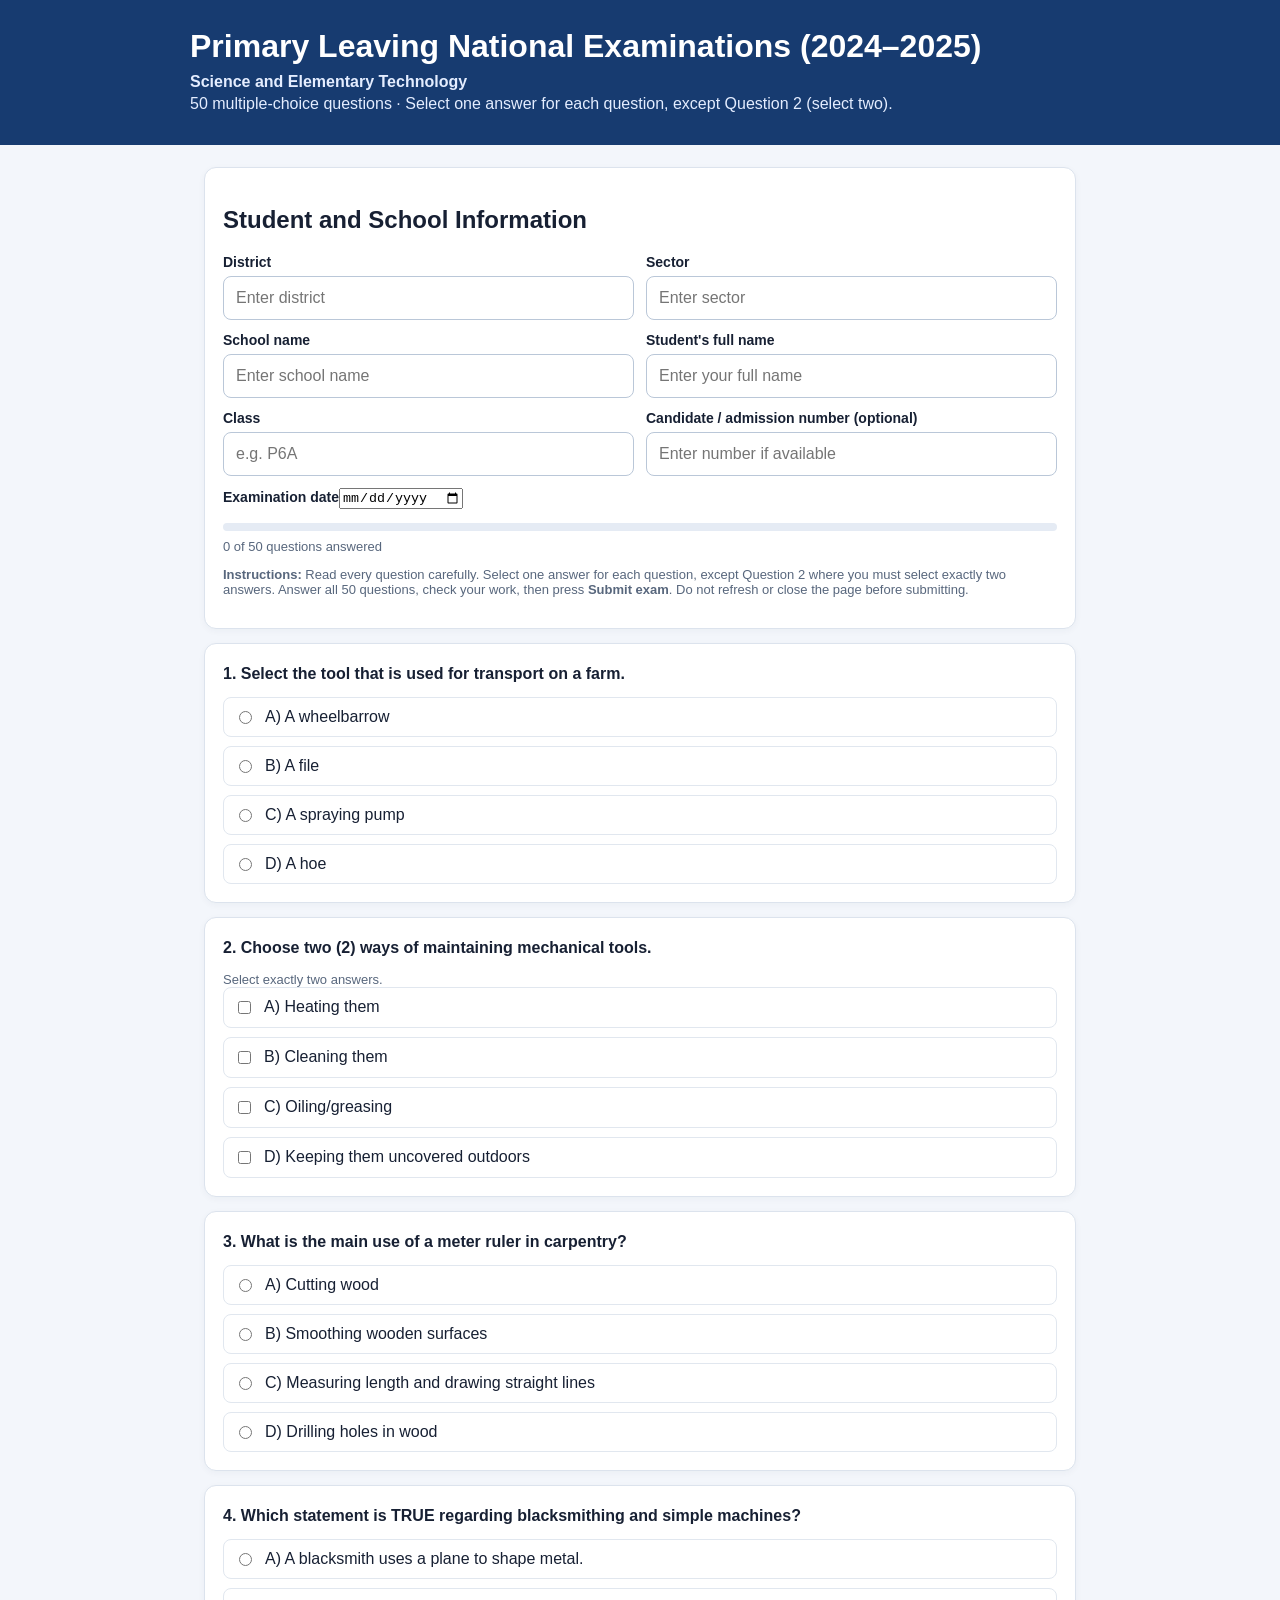
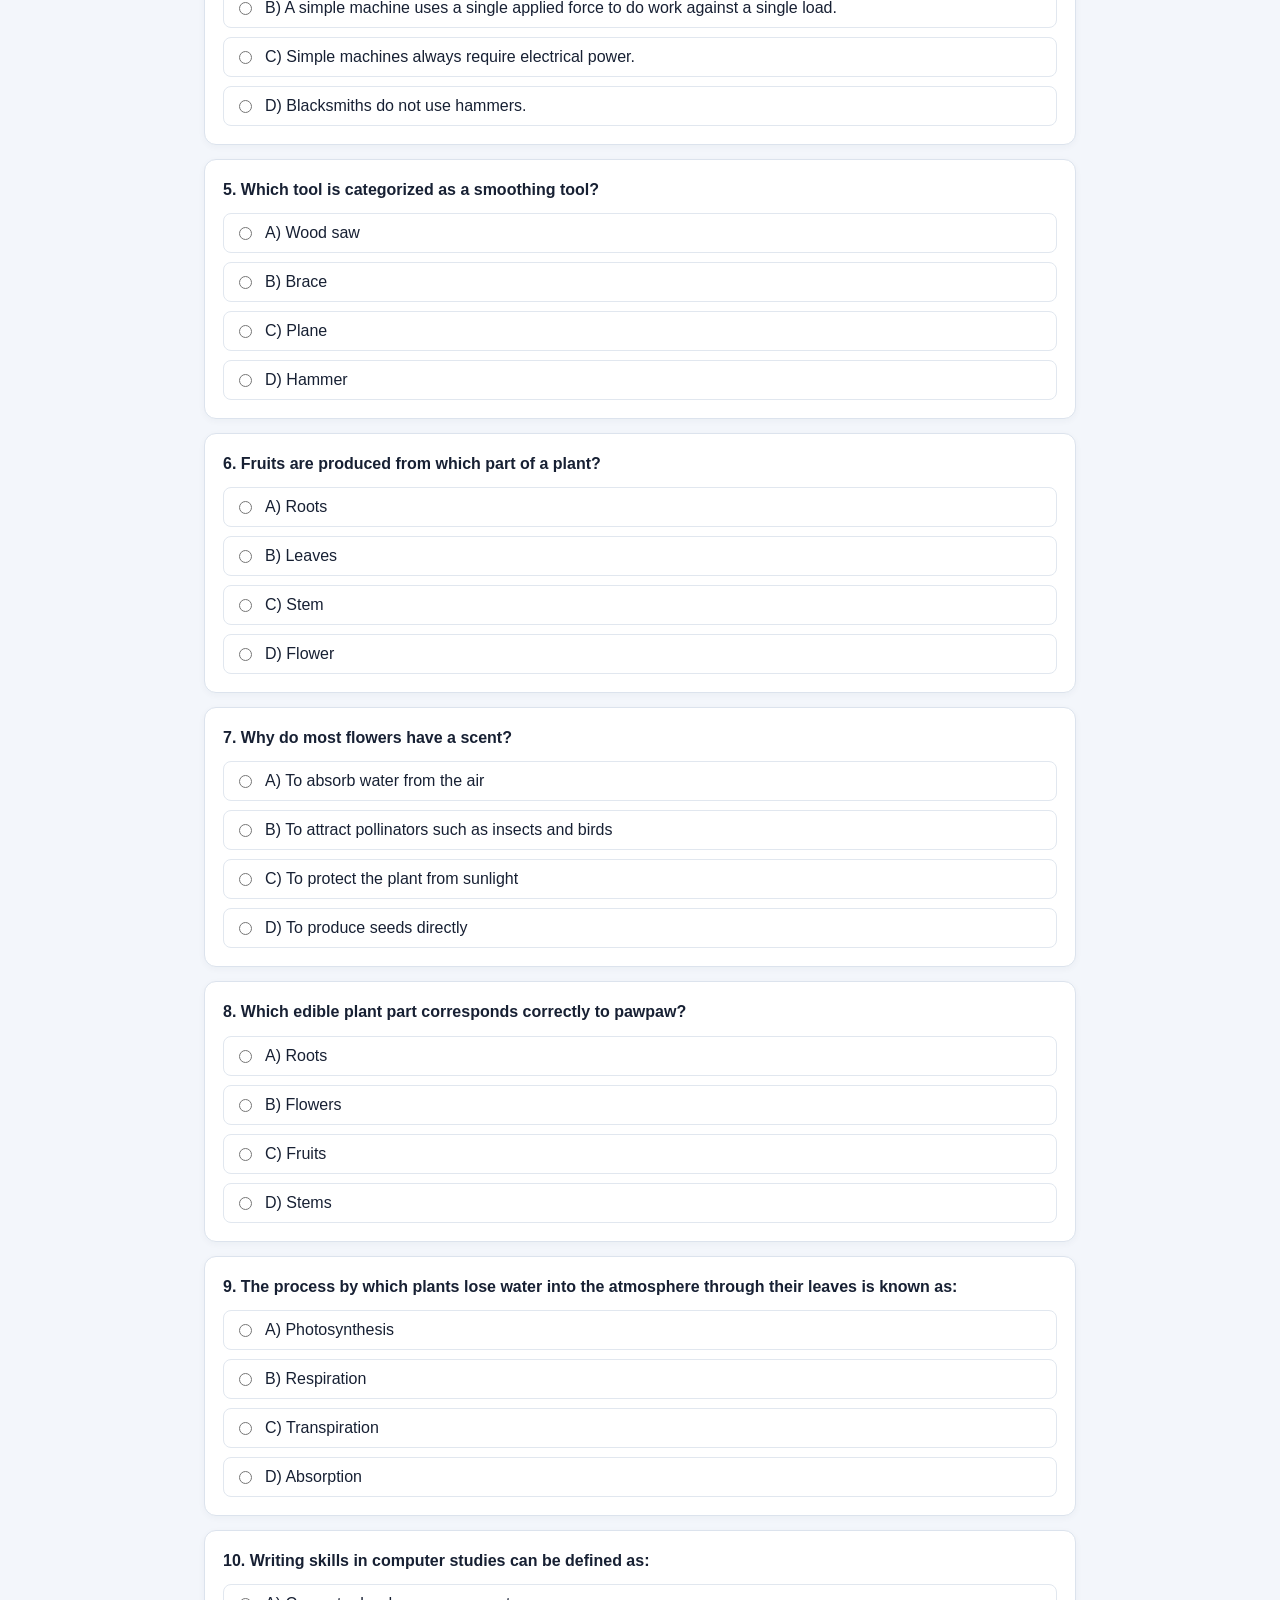
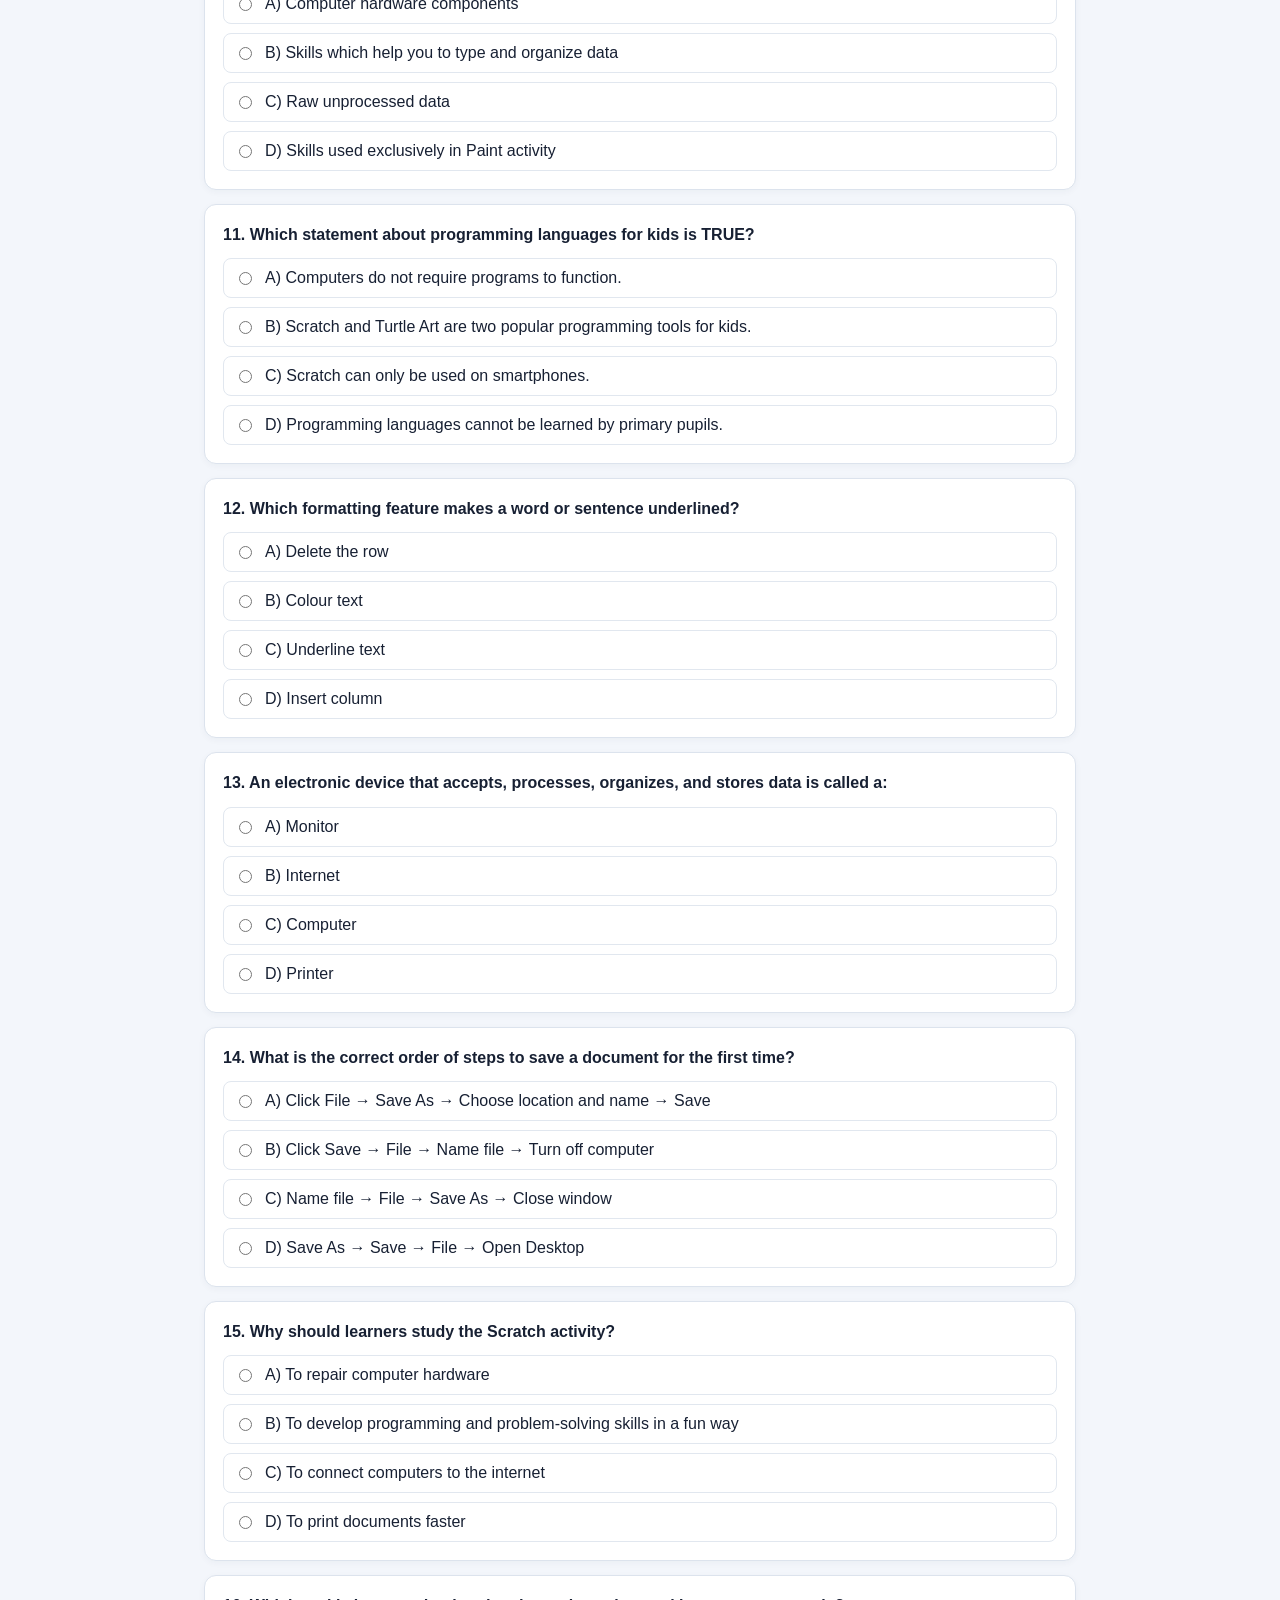
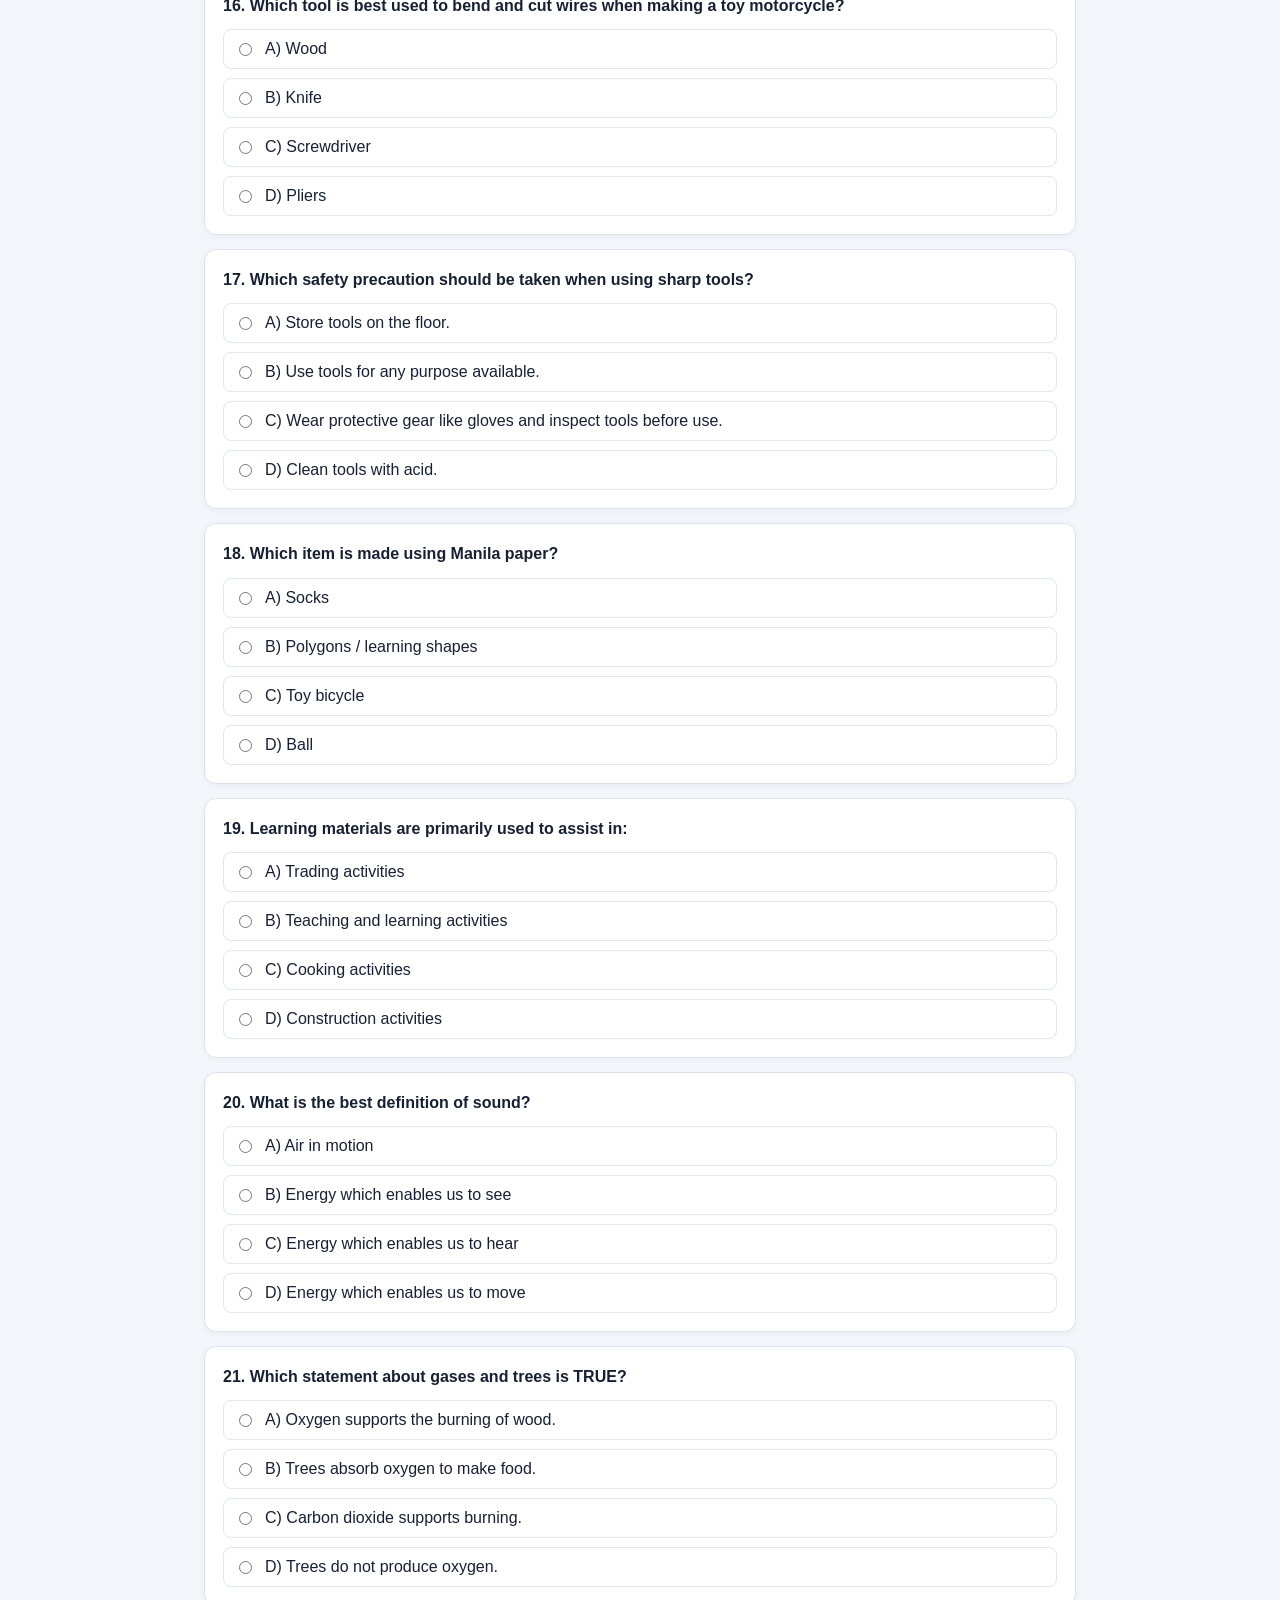
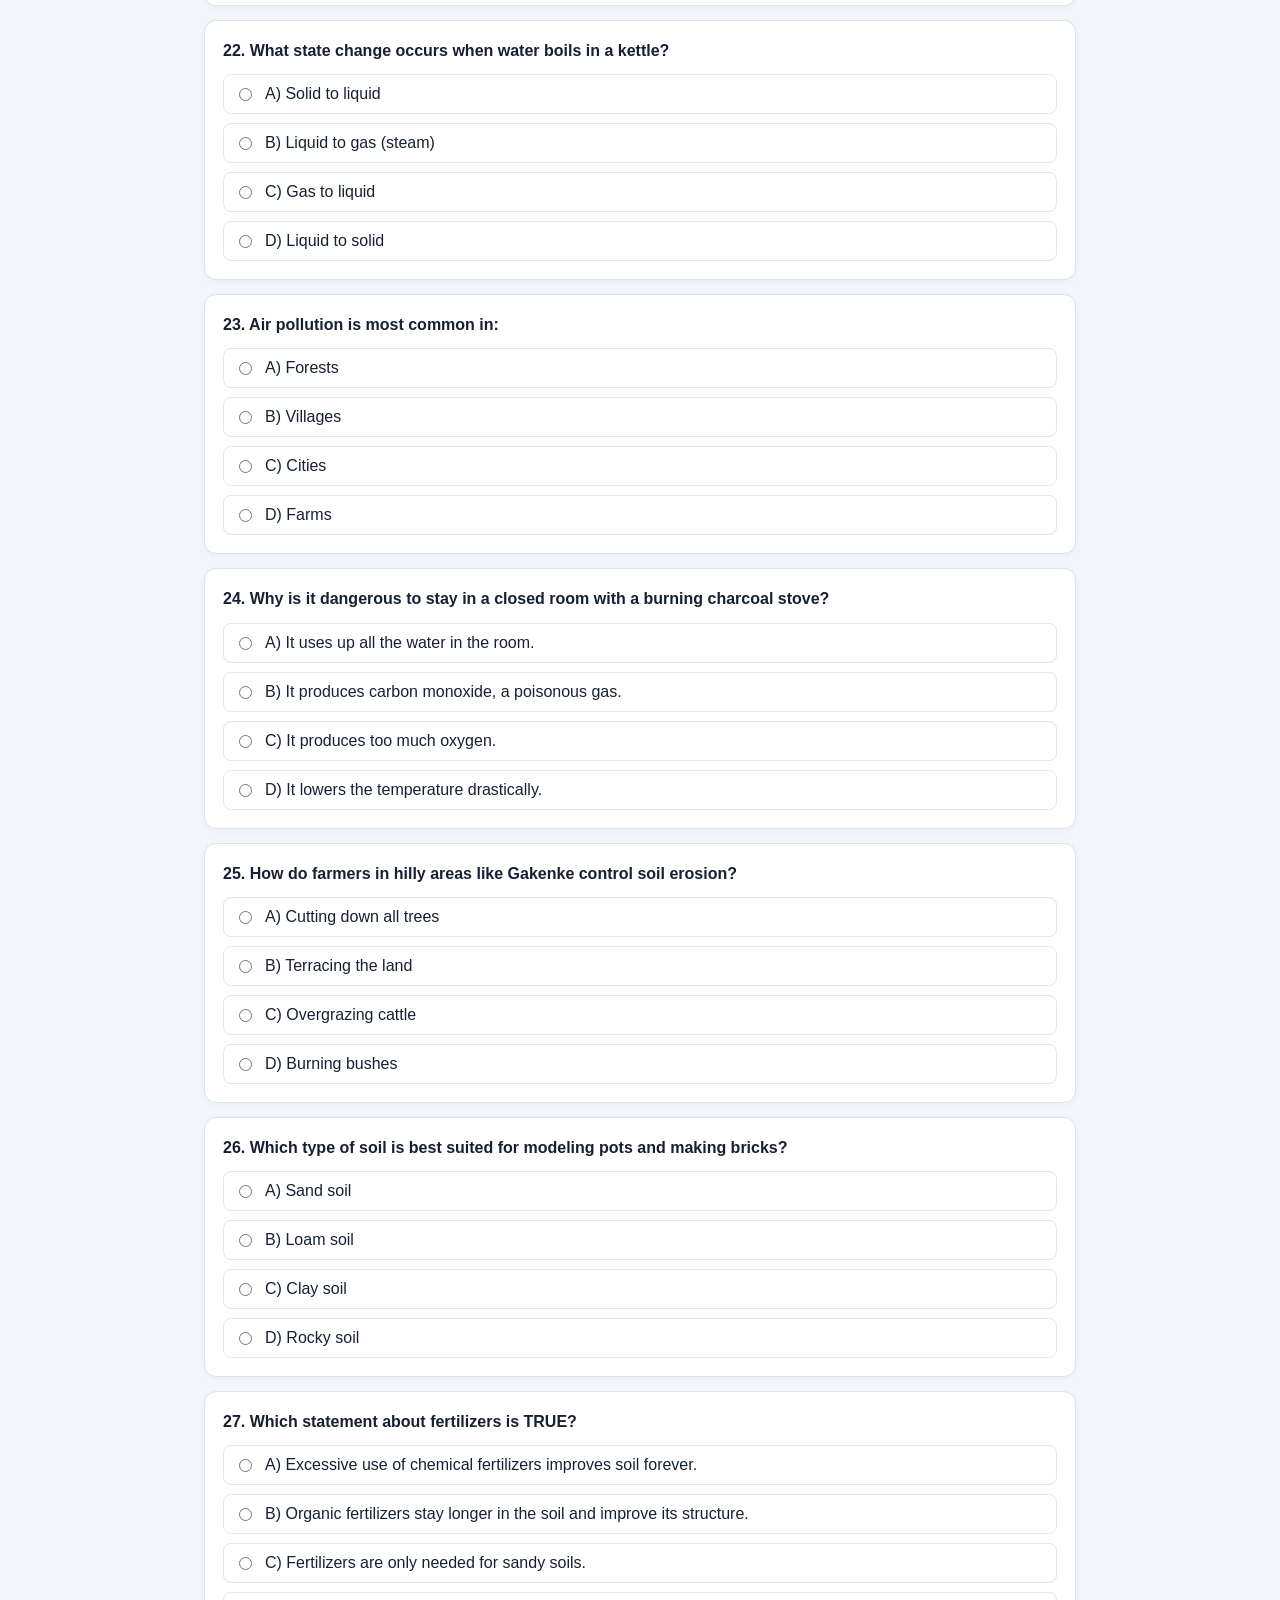
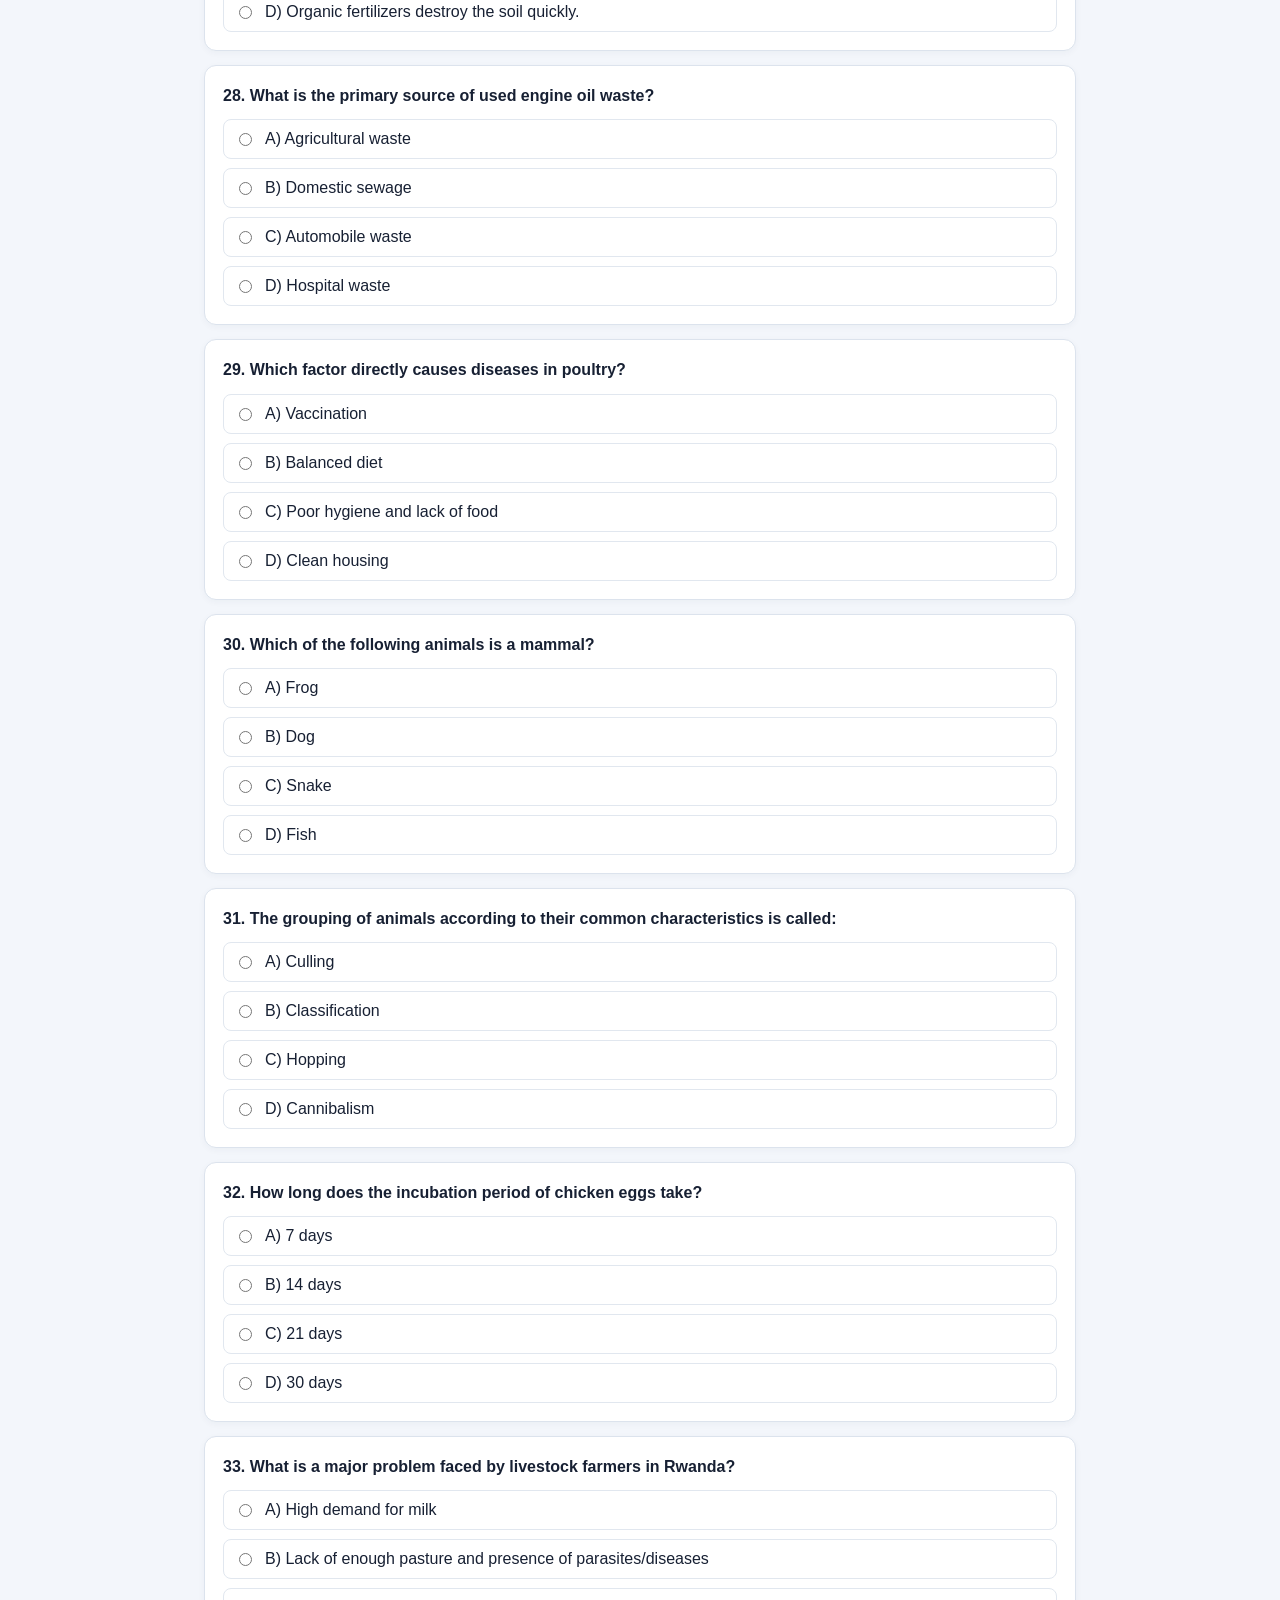
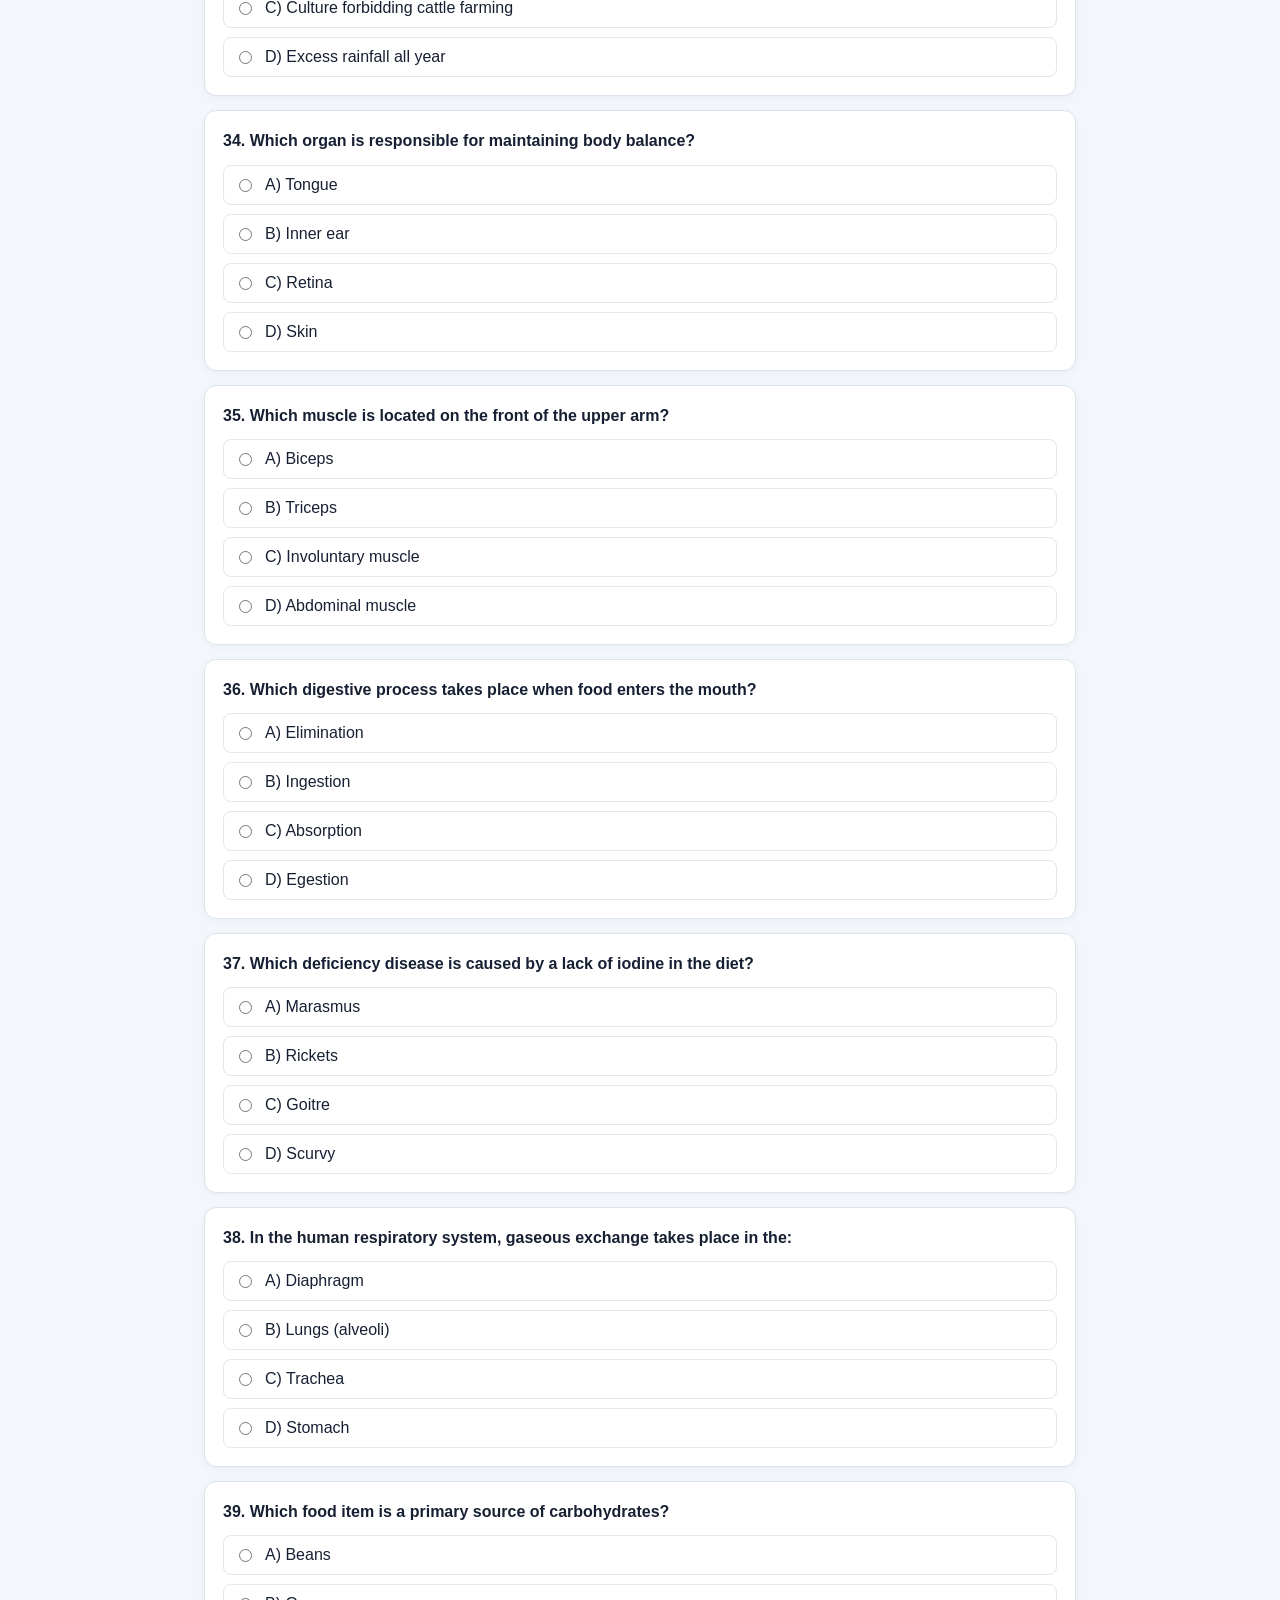
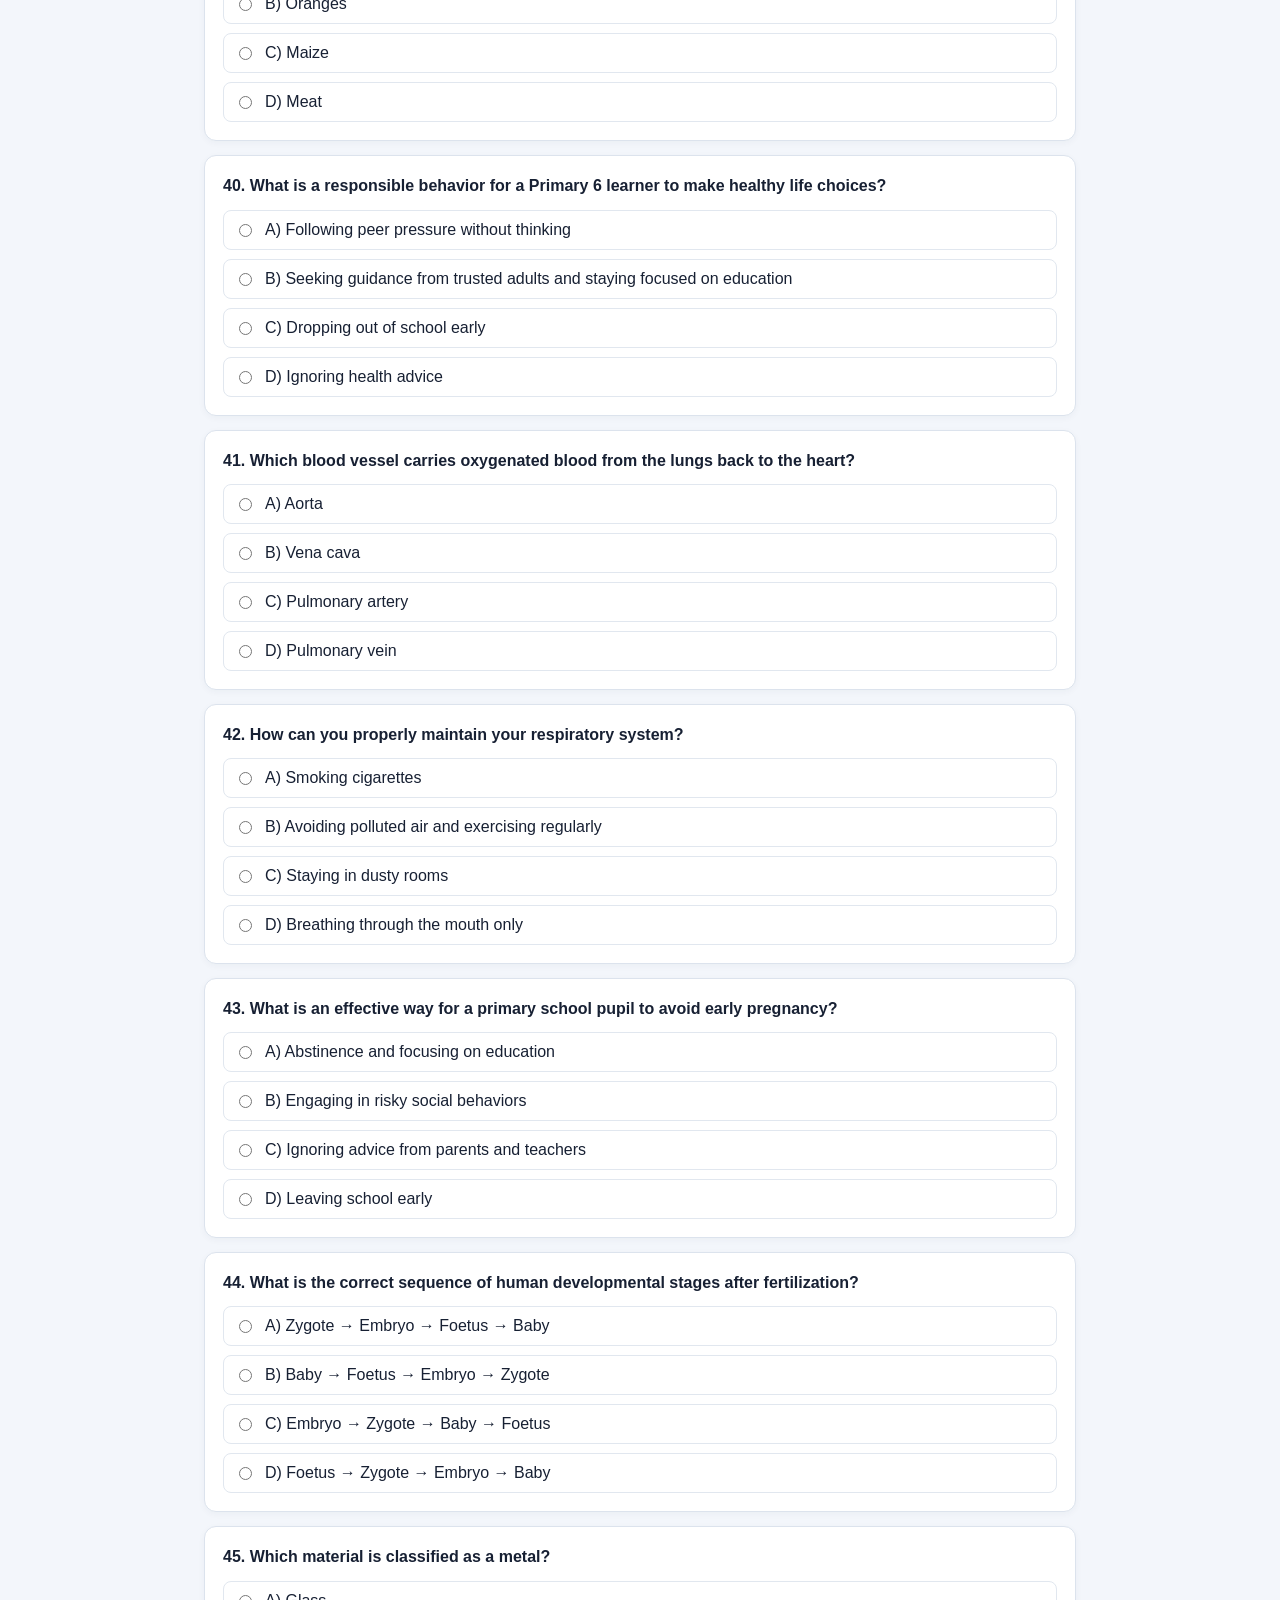
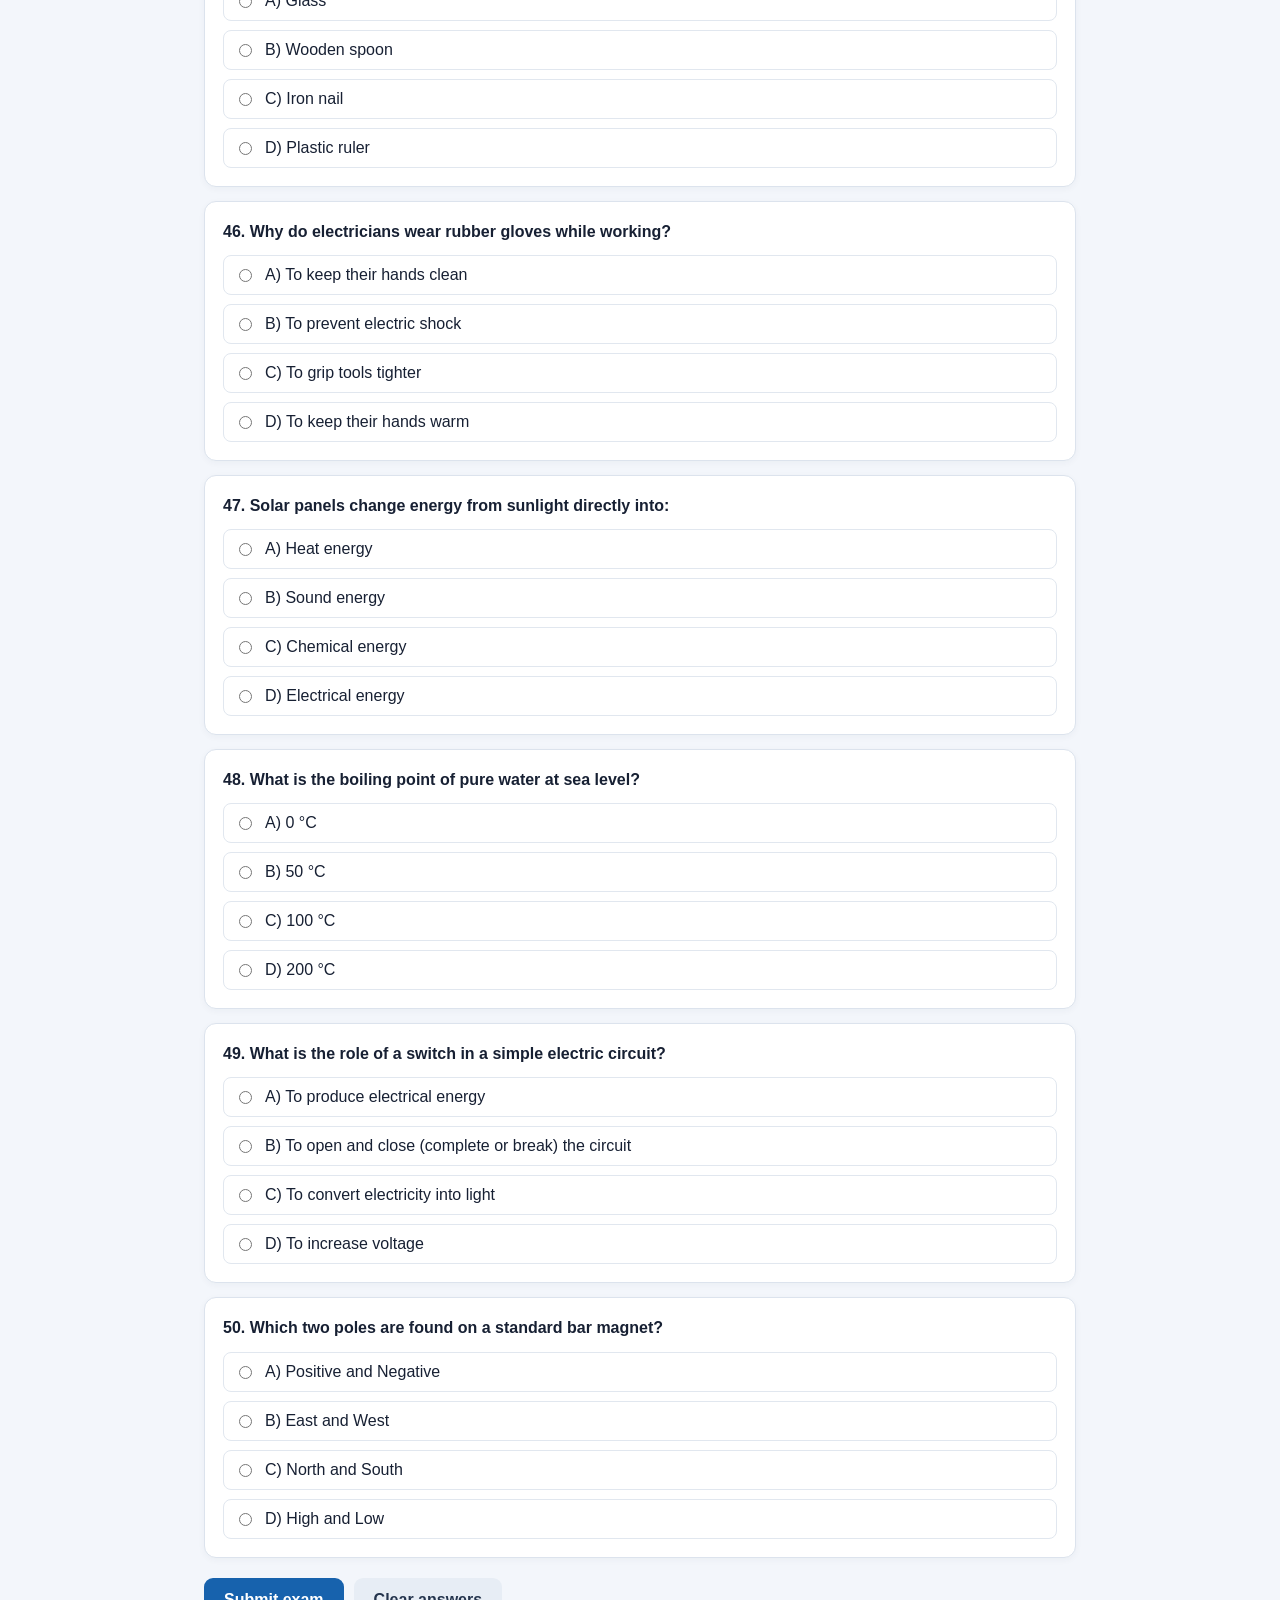
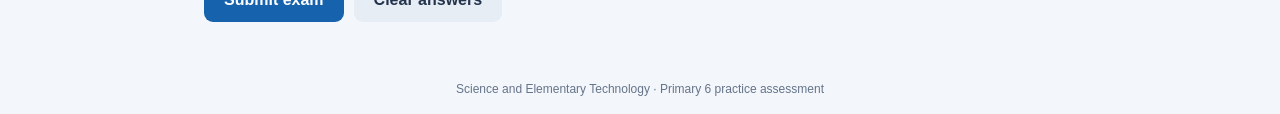
<file: public/assets/aistudio/exam_60e0518b.html>
<!DOCTYPE html>
<html lang="en"><head><meta charset="UTF-8"><meta name="viewport" content="width=device-width, initial-scale=1">
<title>Primary Leaving National Examinations | Science & Technology</title>
<style>
:root{font-family:Arial,sans-serif;color:#172033;background:#f3f6fb}*{box-sizing:border-box}
body{margin:0}.hero{background:#173b70;color:white;padding:28px 18px}.wrap{max-width:900px;margin:auto}
h1{font-size:clamp(22px,4vw,32px);margin:0 0 8px}.hero p{margin:4px 0;color:#e4edff}
main{padding:22px 14px}.details,.question,.result{background:white;border:1px solid #dce3ed;border-radius:12px;padding:18px;margin:0 0 14px;box-shadow:0 2px 7px #15294b0a}
.fields{display:grid;grid-template-columns:1fr 1fr;gap:12px}.fields label{font-weight:600;font-size:14px}
input[type=text]{width:100%;padding:12px;border:1px solid #bac7d8;border-radius:8px;margin-top:6px;font-size:16px}
.progress{height:8px;background:#e5ebf4;border-radius:8px;overflow:hidden;margin-top:14px}.bar{height:100%;width:0;background:#2874ce}
.qtitle{font-weight:700;line-height:1.45;margin-bottom:12px}.opts{display:grid;gap:9px}.opt{display:flex;gap:10px;align-items:flex-start;padding:10px;border:1px solid #e1e7ef;border-radius:8px;cursor:pointer}.opt:hover{background:#f5f8fc}.opt input{margin-top:3px;accent-color:#1c62ad}
.note{font-size:13px;color:#58677d;margin-top:8px}.actions{display:flex;gap:10px;flex-wrap:wrap;margin:20px 0}
button{border:0;border-radius:9px;padding:13px 20px;font-size:16px;font-weight:700;cursor:pointer}.submit{background:#1762ad;color:white}.reset{background:#e7edf5;color:#24344d}
.result{display:none;border:2px solid #1762ad}.score{font-size:30px;font-weight:800;color:#1762ad}.review{margin-top:14px}.correct{color:#14733c}.wrong{color:#b42318}
footer{text-align:center;color:#65748a;padding:18px;font-size:12px}
@media(max-width:600px){.fields{grid-template-columns:1fr}.question{padding:14px}}
</style></head><body>
<header class="hero"><div class="wrap"><h1>Primary Leaving National Examinations (2024–2025)</h1><p><b>Science and Elementary Technology</b></p><p>50 multiple-choice questions · Select one answer for each question, except Question 2 (select two).</p></div></header>
<main class="wrap">
<section class="details"><h2>Student and School Information</h2><div class="fields">
<label>District<input id="district" type="text" placeholder="Enter district" required></label>
<label>Sector<input id="sector" type="text" placeholder="Enter sector" required></label>
<label>School name<input id="school" type="text" placeholder="Enter school name" required></label>
<label>Student's full name<input id="student" type="text" placeholder="Enter your full name" required></label>
<label>Class<input id="class" type="text" placeholder="e.g. P6A" required></label>
<label>Candidate / admission number (optional)<input id="candidate" type="text" placeholder="Enter number if available"></label>
<label>Examination date<input id="examdate" type="date" required></label>
</div><div class="progress"><div class="bar" id="bar"></div></div><p class="note" id="progressText">0 of 50 questions answered</p>
<p class="note"><b>Instructions:</b> Read every question carefully. Select one answer for each question, except Question 2 where you must select exactly two answers. Answer all 50 questions, check your work, then press <b>Submit exam</b>. Do not refresh or close the page before submitting.</p>
</section>
<form id="exam"><div id="questions"></div><div class="actions"><button class="submit" type="submit">Submit exam</button><button class="reset" type="reset">Clear answers</button></div></form>
<section class="result" id="result" aria-live="polite"></section>
</main><footer>Science and Elementary Technology · Primary 6 practice assessment</footer>
<script>
const questions = [["Select the tool that is used for transport on a farm.", ["A wheelbarrow", "A file", "A spraying pump", "A hoe"], 0], ["Choose two (2) ways of maintaining mechanical tools.", ["Heating them", "Cleaning them", "Oiling/greasing", "Keeping them uncovered outdoors"], [1, 2]], ["What is the main use of a meter ruler in carpentry?", ["Cutting wood", "Smoothing wooden surfaces", "Measuring length and drawing straight lines", "Drilling holes in wood"], 2], ["Which statement is TRUE regarding blacksmithing and simple machines?", ["A blacksmith uses a plane to shape metal.", "A simple machine uses a single applied force to do work against a single load.", "Simple machines always require electrical power.", "Blacksmiths do not use hammers."], 1], ["Which tool is categorized as a smoothing tool?", ["Wood saw", "Brace", "Plane", "Hammer"], 2], ["Fruits are produced from which part of a plant?", ["Roots", "Leaves", "Stem", "Flower"], 3], ["Why do most flowers have a scent?", ["To absorb water from the air", "To attract pollinators such as insects and birds", "To protect the plant from sunlight", "To produce seeds directly"], 1], ["Which edible plant part corresponds correctly to pawpaw?", ["Roots", "Flowers", "Fruits", "Stems"], 2], ["The process by which plants lose water into the atmosphere through their leaves is known as:", ["Photosynthesis", "Respiration", "Transpiration", "Absorption"], 2], ["Writing skills in computer studies can be defined as:", ["Computer hardware components", "Skills which help you to type and organize data", "Raw unprocessed data", "Skills used exclusively in Paint activity"], 1], ["Which statement about programming languages for kids is TRUE?", ["Computers do not require programs to function.", "Scratch and Turtle Art are two popular programming tools for kids.", "Scratch can only be used on smartphones.", "Programming languages cannot be learned by primary pupils."], 1], ["Which formatting feature makes a word or sentence underlined?", ["Delete the row", "Colour text", "Underline text", "Insert column"], 2], ["An electronic device that accepts, processes, organizes, and stores data is called a:", ["Monitor", "Internet", "Computer", "Printer"], 2], ["What is the correct order of steps to save a document for the first time?", ["Click File → Save As → Choose location and name → Save", "Click Save → File → Name file → Turn off computer", "Name file → File → Save As → Close window", "Save As → Save → File → Open Desktop"], 0], ["Why should learners study the Scratch activity?", ["To repair computer hardware", "To develop programming and problem-solving skills in a fun way", "To connect computers to the internet", "To print documents faster"], 1], ["Which tool is best used to bend and cut wires when making a toy motorcycle?", ["Wood", "Knife", "Screwdriver", "Pliers"], 3], ["Which safety precaution should be taken when using sharp tools?", ["Store tools on the floor.", "Use tools for any purpose available.", "Wear protective gear like gloves and inspect tools before use.", "Clean tools with acid."], 2], ["Which item is made using Manila paper?", ["Socks", "Polygons / learning shapes", "Toy bicycle", "Ball"], 1], ["Learning materials are primarily used to assist in:", ["Trading activities", "Teaching and learning activities", "Cooking activities", "Construction activities"], 1], ["What is the best definition of sound?", ["Air in motion", "Energy which enables us to see", "Energy which enables us to hear", "Energy which enables us to move"], 2], ["Which statement about gases and trees is TRUE?", ["Oxygen supports the burning of wood.", "Trees absorb oxygen to make food.", "Carbon dioxide supports burning.", "Trees do not produce oxygen."], 0], ["What state change occurs when water boils in a kettle?", ["Solid to liquid", "Liquid to gas (steam)", "Gas to liquid", "Liquid to solid"], 1], ["Air pollution is most common in:", ["Forests", "Villages", "Cities", "Farms"], 2], ["Why is it dangerous to stay in a closed room with a burning charcoal stove?", ["It uses up all the water in the room.", "It produces carbon monoxide, a poisonous gas.", "It produces too much oxygen.", "It lowers the temperature drastically."], 1], ["How do farmers in hilly areas like Gakenke control soil erosion?", ["Cutting down all trees", "Terracing the land", "Overgrazing cattle", "Burning bushes"], 1], ["Which type of soil is best suited for modeling pots and making bricks?", ["Sand soil", "Loam soil", "Clay soil", "Rocky soil"], 2], ["Which statement about fertilizers is TRUE?", ["Excessive use of chemical fertilizers improves soil forever.", "Organic fertilizers stay longer in the soil and improve its structure.", "Fertilizers are only needed for sandy soils.", "Organic fertilizers destroy the soil quickly."], 1], ["What is the primary source of used engine oil waste?", ["Agricultural waste", "Domestic sewage", "Automobile waste", "Hospital waste"], 2], ["Which factor directly causes diseases in poultry?", ["Vaccination", "Balanced diet", "Poor hygiene and lack of food", "Clean housing"], 2], ["Which of the following animals is a mammal?", ["Frog", "Dog", "Snake", "Fish"], 1], ["The grouping of animals according to their common characteristics is called:", ["Culling", "Classification", "Hopping", "Cannibalism"], 1], ["How long does the incubation period of chicken eggs take?", ["7 days", "14 days", "21 days", "30 days"], 2], ["What is a major problem faced by livestock farmers in Rwanda?", ["High demand for milk", "Lack of enough pasture and presence of parasites/diseases", "Culture forbidding cattle farming", "Excess rainfall all year"], 1], ["Which organ is responsible for maintaining body balance?", ["Tongue", "Inner ear", "Retina", "Skin"], 1], ["Which muscle is located on the front of the upper arm?", ["Biceps", "Triceps", "Involuntary muscle", "Abdominal muscle"], 0], ["Which digestive process takes place when food enters the mouth?", ["Elimination", "Ingestion", "Absorption", "Egestion"], 1], ["Which deficiency disease is caused by a lack of iodine in the diet?", ["Marasmus", "Rickets", "Goitre", "Scurvy"], 2], ["In the human respiratory system, gaseous exchange takes place in the:", ["Diaphragm", "Lungs (alveoli)", "Trachea", "Stomach"], 1], ["Which food item is a primary source of carbohydrates?", ["Beans", "Oranges", "Maize", "Meat"], 2], ["What is a responsible behavior for a Primary 6 learner to make healthy life choices?", ["Following peer pressure without thinking", "Seeking guidance from trusted adults and staying focused on education", "Dropping out of school early", "Ignoring health advice"], 1], ["Which blood vessel carries oxygenated blood from the lungs back to the heart?", ["Aorta", "Vena cava", "Pulmonary artery", "Pulmonary vein"], 3], ["How can you properly maintain your respiratory system?", ["Smoking cigarettes", "Avoiding polluted air and exercising regularly", "Staying in dusty rooms", "Breathing through the mouth only"], 1], ["What is an effective way for a primary school pupil to avoid early pregnancy?", ["Abstinence and focusing on education", "Engaging in risky social behaviors", "Ignoring advice from parents and teachers", "Leaving school early"], 0], ["What is the correct sequence of human developmental stages after fertilization?", ["Zygote → Embryo → Foetus → Baby", "Baby → Foetus → Embryo → Zygote", "Embryo → Zygote → Baby → Foetus", "Foetus → Zygote → Embryo → Baby"], 0], ["Which material is classified as a metal?", ["Glass", "Wooden spoon", "Iron nail", "Plastic ruler"], 2], ["Why do electricians wear rubber gloves while working?", ["To keep their hands clean", "To prevent electric shock", "To grip tools tighter", "To keep their hands warm"], 1], ["Solar panels change energy from sunlight directly into:", ["Heat energy", "Sound energy", "Chemical energy", "Electrical energy"], 3], ["What is the boiling point of pure water at sea level?", ["0 °C", "50 °C", "100 °C", "200 °C"], 2], ["What is the role of a switch in a simple electric circuit?", ["To produce electrical energy", "To open and close (complete or break) the circuit", "To convert electricity into light", "To increase voltage"], 1], ["Which two poles are found on a standard bar magnet?", ["Positive and Negative", "East and West", "North and South", "High and Low"], 2]];
const letters=['A','B','C','D'];
const host=document.getElementById('questions');
questions.forEach((q,i)=>{
 const box=document.createElement('section');box.className='question';
 const title=document.createElement('div');title.className='qtitle';title.textContent=(i+1)+'. '+q[0];box.appendChild(title);
 if(i===1){const n=document.createElement('div');n.className='note';n.textContent='Select exactly two answers.';box.appendChild(n);}
 const opts=document.createElement('div');opts.className='opts';
 q[1].forEach((answer,j)=>{
  const lab=document.createElement('label');lab.className='opt';
  const inp=document.createElement('input');inp.type=i===1?'checkbox':'radio';inp.name='q'+i;inp.value=j;
  inp.addEventListener('change',()=>{if(i===1 && opts.querySelectorAll('input:checked').length>2){inp.checked=false;alert('Please select only two answers for Question 2.');} updateProgress();});
  const span=document.createElement('span');span.textContent=letters[j]+') '+answer;
  lab.append(inp,span);opts.appendChild(lab);
 });box.appendChild(opts);host.appendChild(box);
});
function updateProgress(){let count=0;questions.forEach((q,i)=>{const n=document.querySelectorAll('input[name=q'+i+']:checked').length;if((i===1&&n===2)||(i!==1&&n===1))count++;});document.getElementById('bar').style.width=(count/50*100)+'%';document.getElementById('progressText').textContent=count+' of 50 questions answered';}
document.getElementById('exam').addEventListener('submit',e=>{
 e.preventDefault();
 const district=document.getElementById('district').value.trim();
 const sector=document.getElementById('sector').value.trim();
 const school=document.getElementById('school').value.trim();
 const name=document.getElementById('student').value.trim();
 const cls=document.getElementById('class').value.trim();
 const candidate=document.getElementById('candidate').value.trim();
 const examdate=document.getElementById('examdate').value;
 if(!district||!sector||!school||!name||!cls||!examdate){alert("Please complete all required student and school information.");return;}
 let score=0, unanswered=[];
 questions.forEach((q,i)=>{
  const selected=[...document.querySelectorAll('input[name=q'+i+']:checked')].map(x=>Number(x.value));
  const key=Array.isArray(q[2])?q[2]:[q[2]];
  if(selected.length===0)unanswered.push(i+1);
  if(selected.length===key.length&&selected.every(x=>key.includes(x)))score++;
 });
 const pct=(score/50*100).toFixed(0);
 const result=document.getElementById('result');result.style.display='block';
 result.innerHTML='<h2>Exam submitted on this device</h2><p><b>District:</b> '+escapeHtml(district)+' &nbsp; <b>Sector:</b> '+escapeHtml(sector)+'</p><p><b>School:</b> '+escapeHtml(school)+'</p><p><b>Student:</b> '+escapeHtml(name)+' &nbsp; <b>Class:</b> '+escapeHtml(cls)+'</p><p><b>Candidate number:</b> '+(candidate?escapeHtml(candidate):'Not provided')+' &nbsp; <b>Exam date:</b> '+escapeHtml(examdate)+'</p><div class="score">'+score+' / 50 ('+pct+'%)</div><p>'+ (unanswered.length?'Unanswered questions: '+unanswered.join(', '):'All questions have been answered.')+'</p><div class="review"><h3>Answer review</h3>'+questions.map((q,i)=>{const s=[...document.querySelectorAll('input[name=q'+i+']:checked')].map(x=>Number(x.value));const k=Array.isArray(q[2])?q[2]:[q[2]];const ok=s.length===k.length&&s.every(x=>k.includes(x));return '<p class="'+(ok?'correct':'wrong')+'"><b>Q'+(i+1)+': '+(ok?'Correct':'Incorrect')+'</b> — Correct answer: '+k.map(x=>letters[x]).join(' and ')+'</p>';}).join('')+'</div><button type="button" class="reset" onclick="window.print()">Print result</button>';
 result.scrollIntoView({behavior:'smooth'});
});
function escapeHtml(s){return s.replace(/[&<>"']/g,c=>({'&':'&amp;','<':'&lt;','>':'&gt;','"':'&quot;',"'":'&#39;'}[c]));}
document.getElementById('exam').addEventListener('reset',()=>setTimeout(()=>{updateProgress();document.getElementById('result').style.display='none';},0));
</script></body></html>
</file>
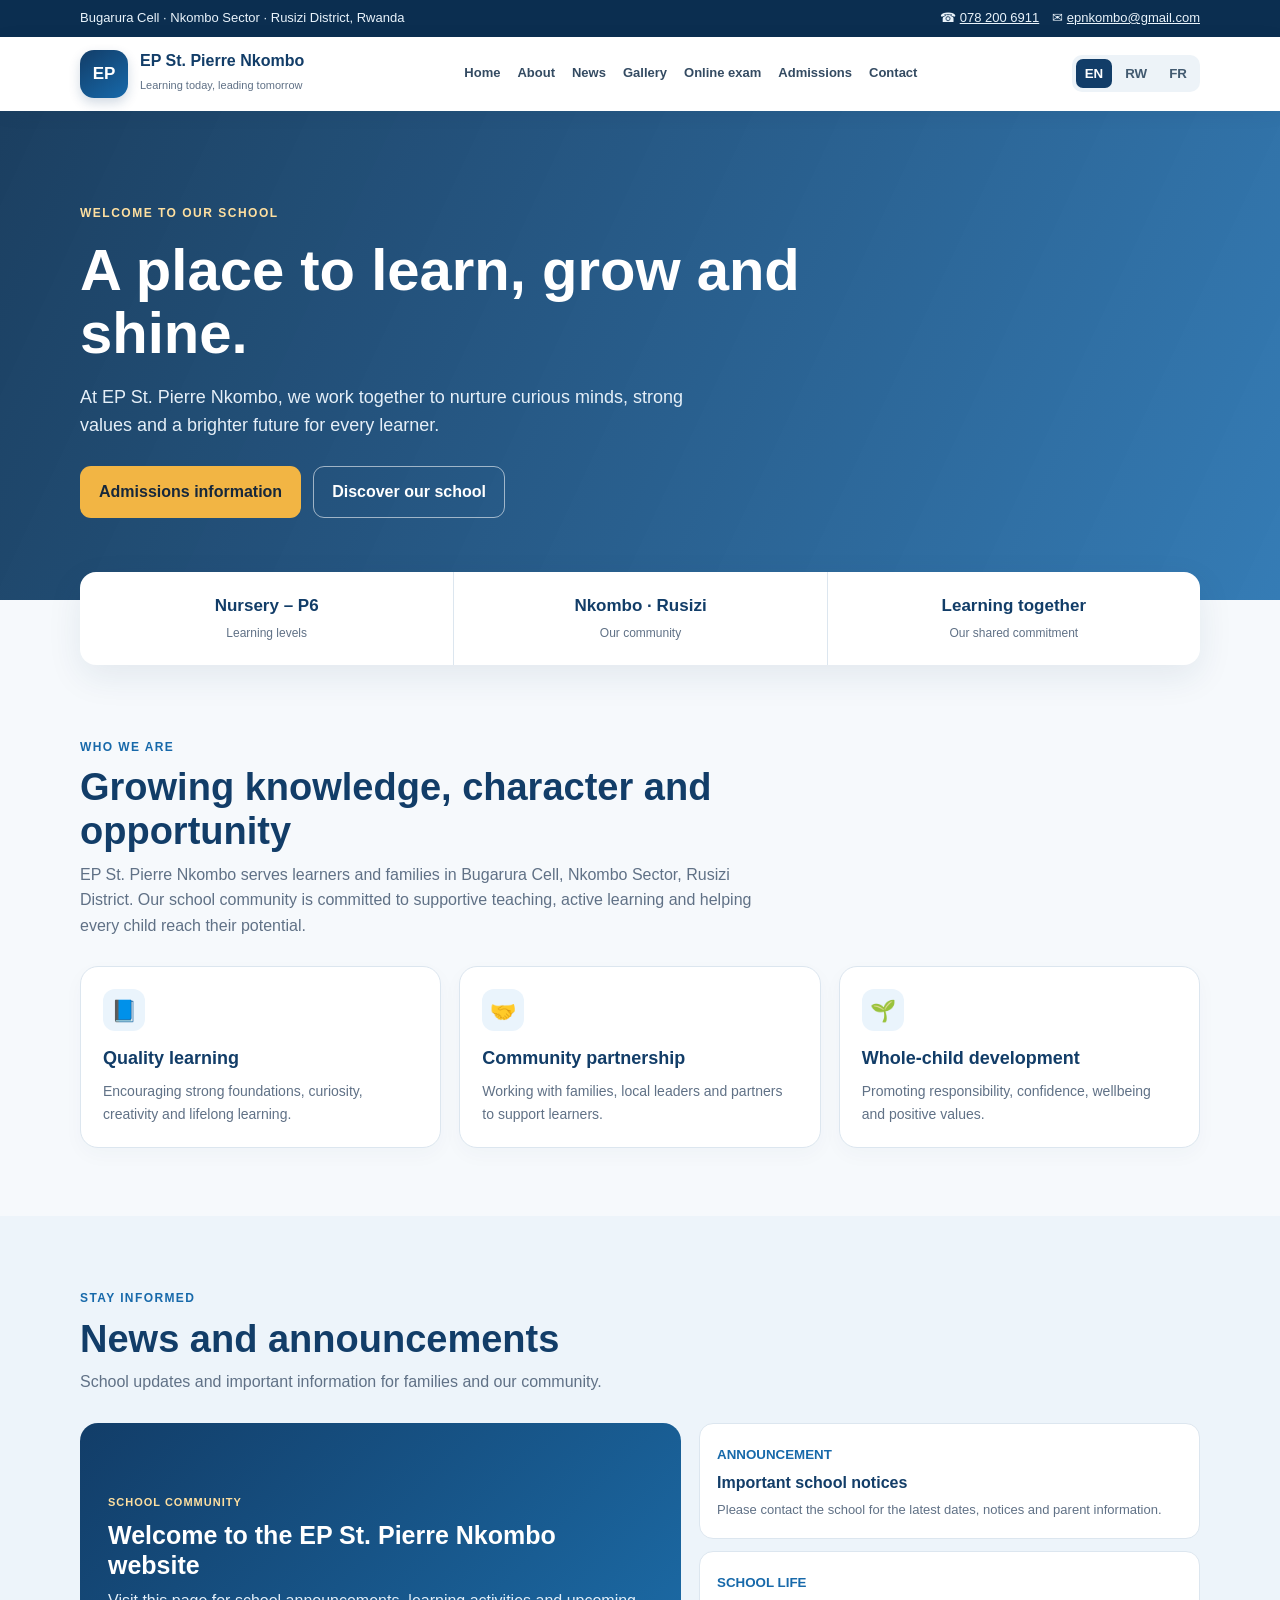
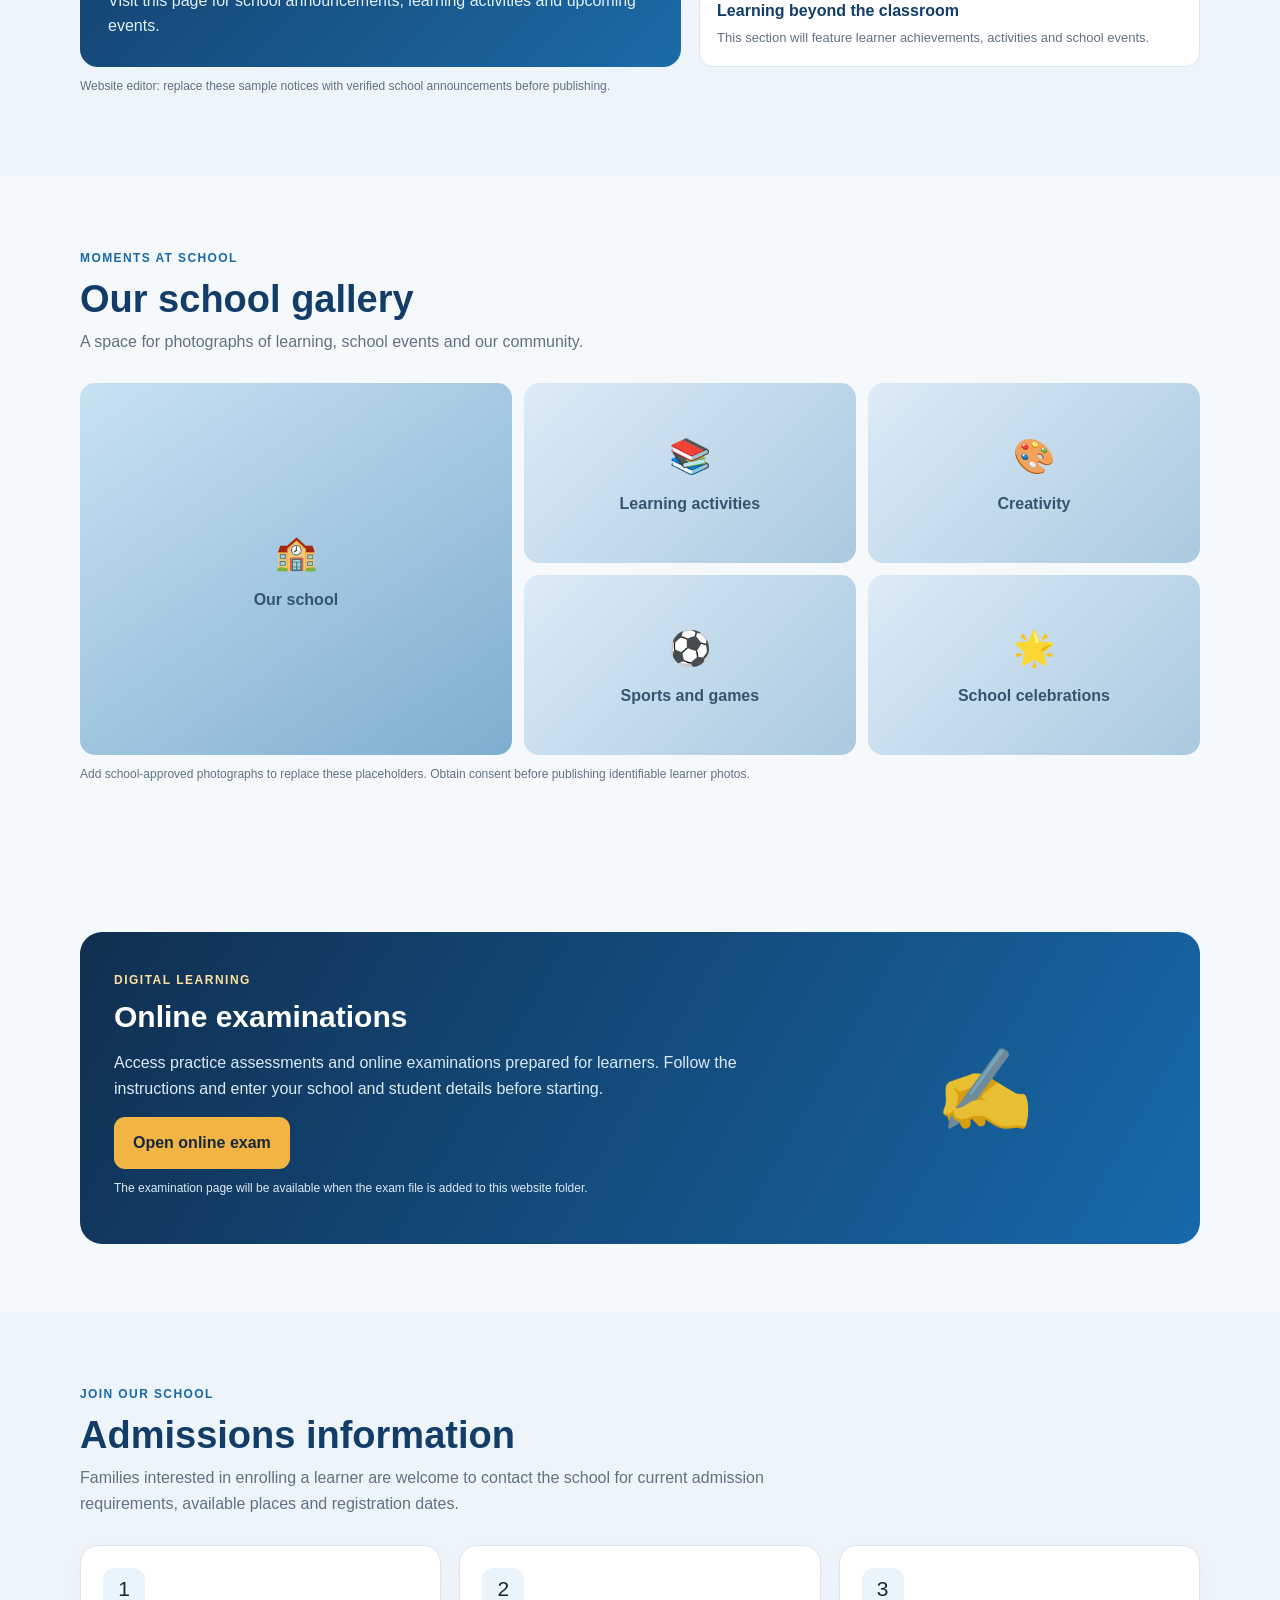
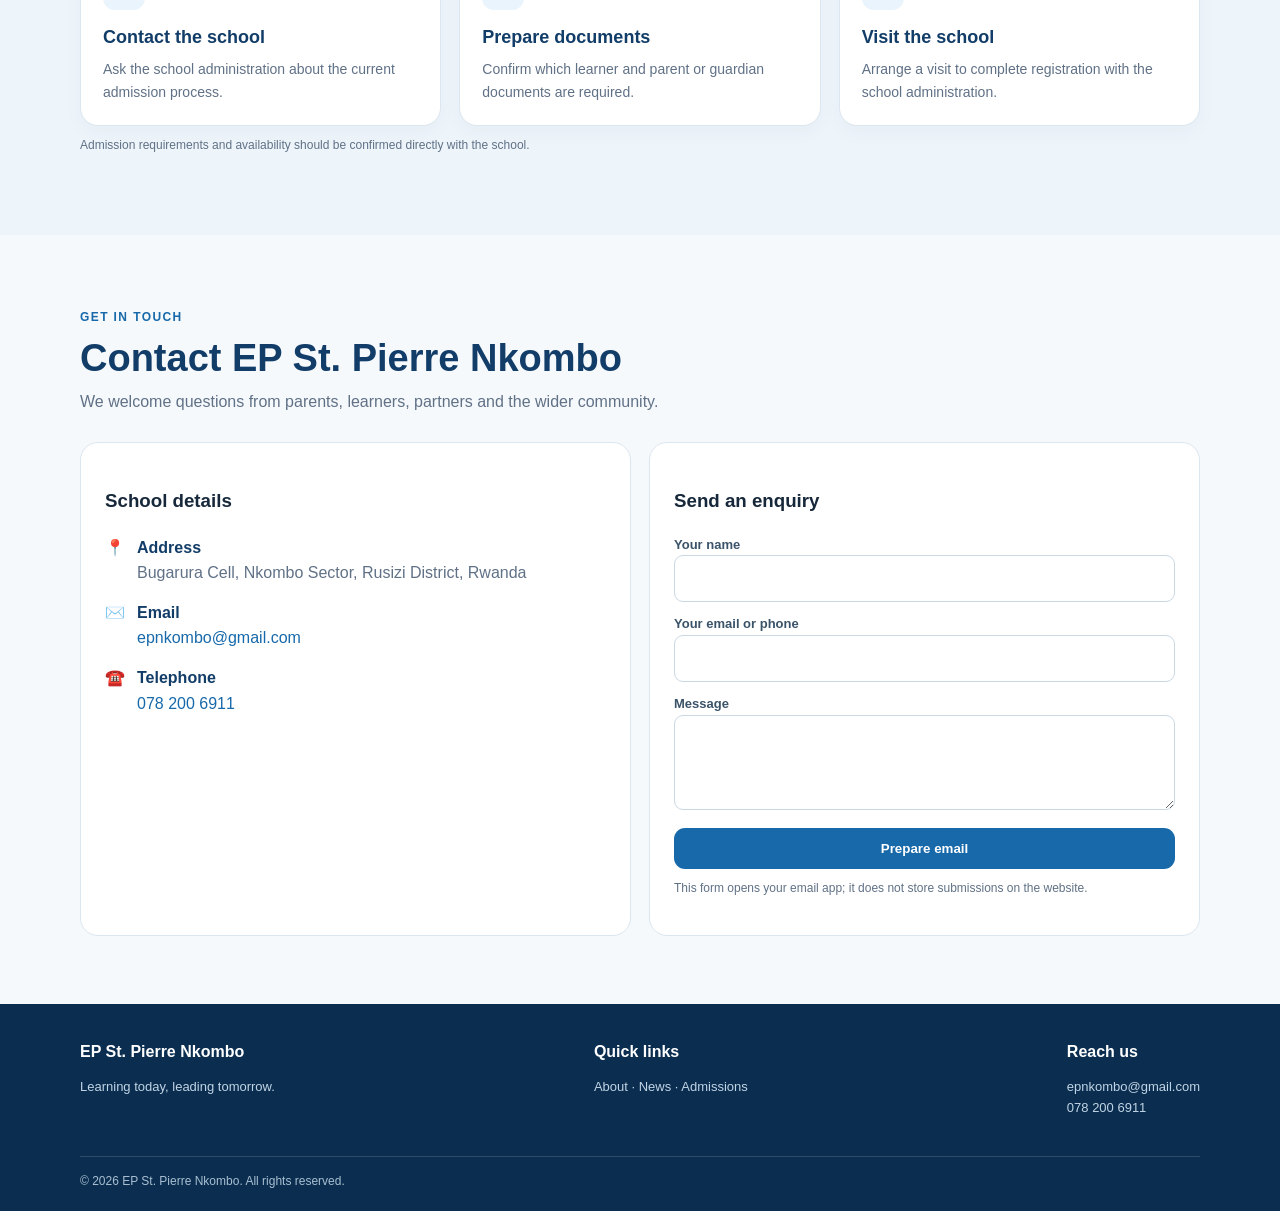
<file: public/assets/aistudio/index_5ce14f6d.html>
<!DOCTYPE html>
<html lang="en">
<head>
<meta charset="utf-8">
<meta name="viewport" content="width=device-width, initial-scale=1">
<meta name="description" content="EP St. Pierre Nkombo — learning, growing and building a brighter future together.">
<meta name="theme-color" content="#123d68">
<title>EP St. Pierre Nkombo | Official School Website</title>
<style>
:root{--navy:#123d68;--blue:#1769aa;--sky:#eaf4fc;--gold:#f2b544;--ink:#17283b;--muted:#607186;--line:#dce6ef;--white:#fff;--bg:#f6f9fc;--radius:18px}
*{box-sizing:border-box}html{scroll-behavior:smooth}body{margin:0;font-family:Inter,Arial,sans-serif;color:var(--ink);background:var(--bg);line-height:1.6}
a{color:inherit}.container{width:min(1120px,92%);margin:auto}.topbar{background:#0b2e50;color:#e9f3fb;font-size:13px;padding:8px 0}.topbar .container{display:flex;justify-content:space-between;gap:12px;flex-wrap:wrap}
header{background:#fff;position:sticky;top:0;z-index:20;box-shadow:0 3px 18px #102d4810}.nav{display:flex;align-items:center;justify-content:space-between;gap:20px;padding:13px 0}.brand{display:flex;align-items:center;gap:12px;text-decoration:none;min-width:230px}.crest{width:48px;height:48px;border-radius:14px;background:linear-gradient(145deg,var(--navy),var(--blue));display:grid;place-items:center;color:white;font-weight:900;font-size:17px;box-shadow:0 5px 12px #123d6830}.brand strong{display:block;color:var(--navy);font-size:16px;line-height:1.2}.brand small{color:var(--muted);font-size:11px}
nav{display:flex;align-items:center;gap:17px}nav a{text-decoration:none;font-size:13px;font-weight:700;color:#344b62}nav a:hover{color:var(--blue)}
.lang{display:flex;gap:4px;background:#edf3f8;padding:4px;border-radius:10px}.lang button{border:0;background:transparent;padding:7px 9px;border-radius:7px;font-weight:800;color:#425a70;cursor:pointer}.lang button.active{background:var(--navy);color:white}
.menu{display:none;border:0;background:var(--sky);border-radius:9px;padding:9px 12px;font-size:20px;color:var(--navy)}
.hero{background:linear-gradient(115deg,#0c3155ee,#1769aadd),url('https://images.unsplash.com/photo-1509062522246-3755977927d7?auto=format&fit=crop&w=1800&q=85') center/cover;color:white;padding:88px 0 82px}
.hero-inner{max-width:720px}.eyebrow{display:inline-block;color:#ffe0a0;font-weight:800;letter-spacing:1.5px;text-transform:uppercase;font-size:12px}.hero h1{font-size:clamp(34px,5.5vw,58px);line-height:1.08;margin:15px 0}.hero p{font-size:18px;color:#e5eff8;max-width:650px}.actions{display:flex;gap:12px;flex-wrap:wrap;margin-top:26px}.btn{display:inline-flex;align-items:center;justify-content:center;padding:12px 18px;border-radius:11px;text-decoration:none;font-weight:800;border:1px solid transparent;cursor:pointer}.btn.gold{background:var(--gold);color:#17283b}.btn.outline{border-color:#ffffff90;color:white}.btn.blue{background:var(--blue);color:white}.btn.light{background:#edf5fc;color:var(--navy)}
.stats{margin-top:-28px;position:relative}.stats-grid{display:grid;grid-template-columns:repeat(3,1fr);background:white;border-radius:16px;box-shadow:0 12px 35px #163b5b16;overflow:hidden}.stat{padding:20px;text-align:center}.stat+.stat{border-left:1px solid var(--line)}.stat strong{display:block;color:var(--navy);font-size:17px}.stat span{font-size:12px;color:var(--muted)}
section{padding:68px 0}.section-head{max-width:700px;margin-bottom:28px}.kicker{color:var(--blue);font-weight:900;font-size:12px;letter-spacing:1.4px;text-transform:uppercase}.section-head h2{font-size:clamp(27px,4vw,38px);line-height:1.15;color:var(--navy);margin:8px 0}.section-head p{color:var(--muted);margin:0}
.grid{display:grid;grid-template-columns:repeat(3,1fr);gap:18px}.card{background:white;border:1px solid var(--line);border-radius:var(--radius);padding:22px;box-shadow:0 7px 20px #173b5b08}.icon{width:42px;height:42px;display:grid;place-items:center;border-radius:12px;background:var(--sky);font-size:21px;margin-bottom:13px}.card h3{margin:0 0 7px;color:var(--navy);font-size:18px}.card p{margin:0;color:var(--muted);font-size:14px}
.news{display:grid;grid-template-columns:1.2fr 1fr;gap:18px}.news-feature{background:linear-gradient(135deg,#123d68,#1c6ba6);color:white;border-radius:var(--radius);padding:28px;min-height:230px;display:flex;flex-direction:column;justify-content:flex-end}.news-feature h3{font-size:25px;line-height:1.2;margin:8px 0}.news-feature p{color:#e2eff9;margin:0}.tag{font-size:11px;text-transform:uppercase;letter-spacing:1px;font-weight:900;color:#ffe0a0}.news-list{display:grid;gap:12px}.news-item{background:white;border:1px solid var(--line);border-radius:14px;padding:17px}.news-item small{color:var(--blue);font-weight:800}.news-item h3{font-size:16px;color:var(--navy);margin:4px 0}.news-item p{font-size:13px;color:var(--muted);margin:0}
.gallery-grid{display:grid;grid-template-columns:1.3fr 1fr 1fr;grid-template-rows:180px 180px;gap:12px}.gallery-tile{border-radius:15px;overflow:hidden;background:linear-gradient(135deg,#dcebf7,#aac9df);display:grid;place-items:center;color:#34546f;text-align:center;padding:12px;font-weight:700}.gallery-tile:first-child{grid-row:span 2;background:linear-gradient(145deg,#c8e1f3,#7eaed0)}.gallery-tile span{display:block;font-size:34px;margin-bottom:8px}
.exam-panel{background:linear-gradient(120deg,#102f50,#1769aa);border-radius:22px;color:white;padding:34px;display:grid;grid-template-columns:1.3fr .7fr;gap:20px;align-items:center}.exam-panel h2{font-size:30px;line-height:1.15;margin:8px 0}.exam-panel p{color:#dceaf6}.exam-mark{font-size:78px;text-align:center;opacity:.9}
.contact-grid{display:grid;grid-template-columns:1fr 1fr;gap:18px}.contact-card{background:white;border:1px solid var(--line);border-radius:18px;padding:24px}.contact-row{display:flex;gap:12px;margin:14px 0;color:var(--muted)}.contact-row b{display:block;color:var(--navy)}.contact-row a{color:var(--blue);text-decoration:none}
form{display:grid;gap:12px}input,textarea,select{width:100%;padding:12px;border:1px solid #cbd8e4;border-radius:9px;font:inherit;background:white}textarea{min-height:95px;resize:vertical}label{font-size:13px;font-weight:800;color:#3b5369}
footer{background:#0b2e50;color:#d7e5f2;padding:35px 0 20px}footer .foot{display:flex;justify-content:space-between;gap:25px;flex-wrap:wrap}footer p,footer a{font-size:13px;color:#c1d4e5}footer a{text-decoration:none}footer strong{color:white}.copyright{border-top:1px solid #ffffff25;margin-top:24px;padding-top:15px;font-size:12px;color:#a9bfd2}
.notice{font-size:12px;color:var(--muted);margin-top:10px}
@media(max-width:900px){nav{display:none;position:absolute;left:0;right:0;top:74px;background:white;padding:18px 4%;box-shadow:0 12px 18px #102d4815;flex-direction:column;align-items:flex-start}nav.open{display:flex}.menu{display:block}.nav{flex-wrap:wrap}.grid{grid-template-columns:1fr 1fr}}
@media(max-width:620px){.hero{padding:65px 0}.stats-grid{grid-template-columns:1fr}.stat+.stat{border-left:0;border-top:1px solid var(--line)}section{padding:50px 0}.grid,.news,.contact-grid,.exam-panel{grid-template-columns:1fr}.gallery-grid{grid-template-columns:1fr 1fr;grid-template-rows:150px 150px 150px}.gallery-tile:first-child{grid-row:auto;grid-column:span 2}.exam-mark{display:none}.topbar .container{font-size:11px}.brand{min-width:0}.brand strong{font-size:14px}}
</style>
</head>
<body>
<div class="topbar"><div class="container"><span data-i18n="location">Bugarura Cell · Nkombo Sector · Rusizi District, Rwanda</span><span>☎ <a href="tel:+250782006911">078 200 6911</a>　✉ <a href="mailto:epnkombo@gmail.com">epnkombo@gmail.com</a></span></div></div>
<header><div class="container nav">
<a class="brand" href="#home"><div class="crest">EP</div><div><strong>EP St. Pierre Nkombo</strong><small data-i18n="tagline">Learning today, leading tomorrow</small></div></a>
<button class="menu" aria-label="Open navigation" onclick="document.querySelector('nav').classList.toggle('open')">☰</button>
<nav id="navigation"><a href="#home" data-i18n="navHome">Home</a><a href="#about" data-i18n="navAbout">About</a><a href="#news" data-i18n="navNews">News</a><a href="#gallery" data-i18n="navGallery">Gallery</a><a href="#exam" data-i18n="navExam">Online exam</a><a href="#admissions" data-i18n="navAdmissions">Admissions</a><a href="#contact" data-i18n="navContact">Contact</a></nav>
<div class="lang" aria-label="Select language"><button class="active" onclick="setLang('en',this)">EN</button><button onclick="setLang('rw',this)">RW</button><button onclick="setLang('fr',this)">FR</button></div>
</div></header>
<main>
<section class="hero" id="home"><div class="container"><div class="hero-inner"><span class="eyebrow" data-i18n="heroEyebrow">Welcome to our school</span><h1 data-i18n="heroTitle">A place to learn, grow and shine.</h1><p data-i18n="heroText">At EP St. Pierre Nkombo, we work together to nurture curious minds, strong values and a brighter future for every learner.</p><div class="actions"><a class="btn gold" href="#admissions" data-i18n="heroApply">Admissions information</a><a class="btn outline" href="#about" data-i18n="heroDiscover">Discover our school</a></div></div></div></section>
<div class="container stats"><div class="stats-grid"><div class="stat"><strong>Nursery – P6</strong><span data-i18n="stat1">Learning levels</span></div><div class="stat"><strong>Nkombo · Rusizi</strong><span data-i18n="stat2">Our community</span></div><div class="stat"><strong data-i18n="stat3title">Learning together</strong><span data-i18n="stat3">Our shared commitment</span></div></div></div>
<section id="about"><div class="container"><div class="section-head"><span class="kicker" data-i18n="aboutKicker">Who we are</span><h2 data-i18n="aboutTitle">Growing knowledge, character and opportunity</h2><p data-i18n="aboutText">EP St. Pierre Nkombo serves learners and families in Bugarura Cell, Nkombo Sector, Rusizi District. Our school community is committed to supportive teaching, active learning and helping every child reach their potential.</p></div><div class="grid"><article class="card"><div class="icon">📘</div><h3 data-i18n="card1Title">Quality learning</h3><p data-i18n="card1Text">Encouraging strong foundations, curiosity, creativity and lifelong learning.</p></article><article class="card"><div class="icon">🤝</div><h3 data-i18n="card2Title">Community partnership</h3><p data-i18n="card2Text">Working with families, local leaders and partners to support learners.</p></article><article class="card"><div class="icon">🌱</div><h3 data-i18n="card3Title">Whole-child development</h3><p data-i18n="card3Text">Promoting responsibility, confidence, wellbeing and positive values.</p></article></div></div></section>
<section id="news" style="background:#edf4fa"><div class="container"><div class="section-head"><span class="kicker" data-i18n="newsKicker">Stay informed</span><h2 data-i18n="newsTitle">News and announcements</h2><p data-i18n="newsText">School updates and important information for families and our community.</p></div><div class="news"><article class="news-feature"><span class="tag" data-i18n="featured">School community</span><h3 data-i18n="featureTitle">Welcome to the EP St. Pierre Nkombo website</h3><p data-i18n="featureText">Visit this page for school announcements, learning activities and upcoming events.</p></article><div class="news-list"><article class="news-item"><small data-i18n="updateLabel">ANNOUNCEMENT</small><h3 data-i18n="update1Title">Important school notices</h3><p data-i18n="update1Text">Please contact the school for the latest dates, notices and parent information.</p></article><article class="news-item"><small data-i18n="updateLabel2">SCHOOL LIFE</small><h3 data-i18n="update2Title">Learning beyond the classroom</h3><p data-i18n="update2Text">This section will feature learner achievements, activities and school events.</p></article></div></div><p class="notice" data-i18n="newsAdmin">Website editor: replace these sample notices with verified school announcements before publishing.</p></div></section>
<section id="gallery"><div class="container"><div class="section-head"><span class="kicker" data-i18n="galleryKicker">Moments at school</span><h2 data-i18n="galleryTitle">Our school gallery</h2><p data-i18n="galleryText">A space for photographs of learning, school events and our community.</p></div><div class="gallery-grid"><div class="gallery-tile"><div><span>🏫</span><div data-i18n="gallery1">Our school</div></div></div><div class="gallery-tile"><div><span>📚</span><div data-i18n="gallery2">Learning activities</div></div></div><div class="gallery-tile"><div><span>🎨</span><div data-i18n="gallery3">Creativity</div></div></div><div class="gallery-tile"><div><span>⚽</span><div data-i18n="gallery4">Sports and games</div></div></div><div class="gallery-tile"><div><span>🌟</span><div data-i18n="gallery5">School celebrations</div></div></div></div><p class="notice" data-i18n="galleryAdmin">Add school-approved photographs to replace these placeholders. Obtain consent before publishing identifiable learner photos.</p></div></section>
<section id="exam"><div class="container"><div class="exam-panel"><div><span class="eyebrow" data-i18n="examKicker">Digital learning</span><h2 data-i18n="examTitle">Online examinations</h2><p data-i18n="examText">Access practice assessments and online examinations prepared for learners. Follow the instructions and enter your school and student details before starting.</p><a class="btn gold" href="exam.html" data-i18n="examButton">Open online exam</a><p class="notice" style="color:#dceaf6" data-i18n="examNote">The examination page will be available when the exam file is added to this website folder.</p></div><div class="exam-mark">✍️</div></div></div></section>
<section id="admissions" style="background:#edf4fa"><div class="container"><div class="section-head"><span class="kicker" data-i18n="admitKicker">Join our school</span><h2 data-i18n="admitTitle">Admissions information</h2><p data-i18n="admitText">Families interested in enrolling a learner are welcome to contact the school for current admission requirements, available places and registration dates.</p></div><div class="grid"><article class="card"><div class="icon">1</div><h3 data-i18n="admit1Title">Contact the school</h3><p data-i18n="admit1Text">Ask the school administration about the current admission process.</p></article><article class="card"><div class="icon">2</div><h3 data-i18n="admit2Title">Prepare documents</h3><p data-i18n="admit2Text">Confirm which learner and parent or guardian documents are required.</p></article><article class="card"><div class="icon">3</div><h3 data-i18n="admit3Title">Visit the school</h3><p data-i18n="admit3Text">Arrange a visit to complete registration with the school administration.</p></article></div><p class="notice" data-i18n="admitNotice">Admission requirements and availability should be confirmed directly with the school.</p></div></section>
<section id="contact"><div class="container"><div class="section-head"><span class="kicker" data-i18n="contactKicker">Get in touch</span><h2 data-i18n="contactTitle">Contact EP St. Pierre Nkombo</h2><p data-i18n="contactText">We welcome questions from parents, learners, partners and the wider community.</p></div><div class="contact-grid"><div class="contact-card"><h3 data-i18n="schoolDetails">School details</h3><div class="contact-row"><span>📍</span><div><b data-i18n="addressLabel">Address</b>Bugarura Cell, Nkombo Sector, Rusizi District, Rwanda</div></div><div class="contact-row"><span>✉️</span><div><b>Email</b><a href="mailto:epnkombo@gmail.com">epnkombo@gmail.com</a></div></div><div class="contact-row"><span>☎️</span><div><b data-i18n="phoneLabel">Telephone</b><a href="tel:+250782006911">078 200 6911</a></div></div></div><div class="contact-card"><h3 data-i18n="sendMessage">Send an enquiry</h3><form id="contactForm"><label><span data-i18n="yourName">Your name</span><input id="sender" required></label><label><span data-i18n="yourEmail">Your email or phone</span><input id="reply" required></label><label><span data-i18n="messageLabel">Message</span><textarea id="message" required></textarea></label><button class="btn blue" type="submit" data-i18n="sendButton">Prepare email</button></form><p class="notice" data-i18n="formNote">This form opens your email app; it does not store submissions on the website.</p></div></div></div></section>
</main>
<footer><div class="container"><div class="foot"><div><strong>EP St. Pierre Nkombo</strong><p data-i18n="footerTag">Learning today, leading tomorrow.</p></div><div><strong data-i18n="quickLinks">Quick links</strong><p><a href="#about" data-i18n="navAbout">About</a> · <a href="#news" data-i18n="navNews">News</a> · <a href="#admissions" data-i18n="navAdmissions">Admissions</a></p></div><div><strong data-i18n="reachUs">Reach us</strong><p><a href="mailto:epnkombo@gmail.com">epnkombo@gmail.com</a><br><a href="tel:+250782006911">078 200 6911</a></p></div></div><div class="copyright">© <span id="year"></span> EP St. Pierre Nkombo. <span data-i18n="rights">All rights reserved.</span></div></div></footer>
<script>
const translations={
en:{
location:"Bugarura Cell · Nkombo Sector · Rusizi District, Rwanda",tagline:"Learning today, leading tomorrow",navHome:"Home",navAbout:"About",navNews:"News",navGallery:"Gallery",navExam:"Online exam",navAdmissions:"Admissions",navContact:"Contact",heroEyebrow:"Welcome to our school",heroTitle:"A place to learn, grow and shine.",heroText:"At EP St. Pierre Nkombo, we work together to nurture curious minds, strong values and a brighter future for every learner.",heroApply:"Admissions information",heroDiscover:"Discover our school",stat1:"Learning levels",stat2:"Our community",stat3title:"Learning together",stat3:"Our shared commitment",aboutKicker:"Who we are",aboutTitle:"Growing knowledge, character and opportunity",aboutText:"EP St. Pierre Nkombo serves learners and families in Bugarura Cell, Nkombo Sector, Rusizi District. Our school community is committed to supportive teaching, active learning and helping every child reach their potential.",card1Title:"Quality learning",card1Text:"Encouraging strong foundations, curiosity, creativity and lifelong learning.",card2Title:"Community partnership",card2Text:"Working with families, local leaders and partners to support learners.",card3Title:"Whole-child development",card3Text:"Promoting responsibility, confidence, wellbeing and positive values.",newsKicker:"Stay informed",newsTitle:"News and announcements",newsText:"School updates and important information for families and our community.",featured:"School community",featureTitle:"Welcome to the EP St. Pierre Nkombo website",featureText:"Visit this page for school announcements, learning activities and upcoming events.",updateLabel:"ANNOUNCEMENT",update1Title:"Important school notices",update1Text:"Please contact the school for the latest dates, notices and parent information.",updateLabel2:"SCHOOL LIFE",update2Title:"Learning beyond the classroom",update2Text:"This section will feature learner achievements, activities and school events.",newsAdmin:"Website editor: replace these sample notices with verified school announcements before publishing.",galleryKicker:"Moments at school",galleryTitle:"Our school gallery",galleryText:"A space for photographs of learning, school events and our community.",gallery1:"Our school",gallery2:"Learning activities",gallery3:"Creativity",gallery4:"Sports and games",gallery5:"School celebrations",galleryAdmin:"Add school-approved photographs to replace these placeholders. Obtain consent before publishing identifiable learner photos.",examKicker:"Digital learning",examTitle:"Online examinations",examText:"Access practice assessments and online examinations prepared for learners. Follow the instructions and enter your school and student details before starting.",examButton:"Open online exam",examNote:"The examination page will be available when the exam file is added to this website folder.",admitKicker:"Join our school",admitTitle:"Admissions information",admitText:"Families interested in enrolling a learner are welcome to contact the school for current admission requirements, available places and registration dates.",admit1Title:"Contact the school",admit1Text:"Ask the school administration about the current admission process.",admit2Title:"Prepare documents",admit2Text:"Confirm which learner and parent or guardian documents are required.",admit3Title:"Visit the school",admit3Text:"Arrange a visit to complete registration with the school administration.",admitNotice:"Admission requirements and availability should be confirmed directly with the school.",contactKicker:"Get in touch",contactTitle:"Contact EP St. Pierre Nkombo",contactText:"We welcome questions from parents, learners, partners and the wider community.",schoolDetails:"School details",addressLabel:"Address",phoneLabel:"Telephone",sendMessage:"Send an enquiry",yourName:"Your name",yourEmail:"Your email or phone",messageLabel:"Message",sendButton:"Prepare email",formNote:"This form opens your email app; it does not store submissions on the website.",footerTag:"Learning today, leading tomorrow.",quickLinks:"Quick links",reachUs:"Reach us",rights:"All rights reserved."
},
rw:{
location:"Akagari ka Bugarura · Umurenge wa Nkombo · Akarere ka Rusizi, Rwanda",tagline:"Twigira uyu munsi, twubaka ejo hazaza",navHome:"Ahabanza",navAbout:"Abo turi bo",navNews:"Amakuru",navGallery:"Amafoto",navExam:"Ikizamini kuri interineti",navAdmissions:"Kwakira abanyeshuri",navContact:"Twandikire",heroEyebrow:"Murakaza neza ku ishuri ryacu",heroTitle:"Ahantu ho kwiga, gukura no kwigaragaza.",heroText:"Kuri EP St. Pierre Nkombo, dufatanya kurera abana bakunda kumenya, bafite indangagaciro nziza kandi bitegura ejo hazaza heza.",heroApply:"Amakuru yo kwiga",heroDiscover:"Menya ishuri ryacu",stat1:"Inzego z'amasomo",stat2:"Umuryango wacu",stat3title:"Twigira hamwe",stat3:"Intego duhuriyeho",aboutKicker:"Abo turi bo",aboutTitle:"Guteza imbere ubumenyi, imico myiza n'amahirwe",aboutText:"EP St. Pierre Nkombo ryakira abanyeshuri n'imiryango yo mu Kagari ka Bugarura, Umurenge wa Nkombo, Akarere ka Rusizi. Umuryango w'ishuri wiyemeje kwigisha neza, guteza imbere imyigire ifatika no gufasha buri mwana kugera ku bushobozi bwe.",card1Title:"Imyigire myiza",card1Text:"Duteza imbere ubumenyi shingiro, amatsiko, guhanga udushya no gukomeza kwiga.",card2Title:"Ubufatanye n'umuryango",card2Text:"Dufatanya n'ababyeyi, abayobozi n'abafatanyabikorwa mu gufasha abanyeshuri.",card3Title:"Iterambere ry'umwana wese",card3Text:"Duteza imbere inshingano, kwigirira icyizere, ubuzima bwiza n'indangagaciro.",newsKicker:"Komeza kumenya amakuru",newsTitle:"Amakuru n'amatangazo",newsText:"Amakuru y'ishuri n'ibindi by'ingenzi ku babyeyi no ku muryango mugari.",featured:"Umuryango w'ishuri",featureTitle:"Murakaza neza ku rubuga rwa EP St. Pierre Nkombo",featureText:"Kurikirana iri sahani kugira ngo umenye amatangazo, ibikorwa byo kwiga n'ibikorwa biteganyijwe.",updateLabel:"ITANGAZO",update1Title:"Amatangazo y'ingenzi y'ishuri",update1Text:"Muvugane n'ubuyobozi bw'ishuri kugira ngo mubone amatariki n'amakuru agezweho.",updateLabel2:"UBUZIMA BW'ISHURI",update2Title:"Kwiga no hanze y'ishuri",update2Text:"Aha hazajya haboneka ibyiza abanyeshuri bagezeho, ibikorwa n'ibirori by'ishuri.",newsAdmin:"Ushinzwe urubuga: musimbuze aya makuru y'urugero amatangazo yemejwe n'ishuri mbere yo kurushyira ahagaragara.",galleryKicker:"Ibihe byo ku ishuri",galleryTitle:"Amafoto y'ishuri ryacu",galleryText:"Aho gushyira amafoto y'imyigire, ibikorwa by'ishuri n'umuryango waryo.",gallery1:"Ishuri ryacu",gallery2:"Ibikorwa byo kwiga",gallery3:"Guhanga udushya",gallery4:"Imikino",gallery5:"Ibirori by'ishuri",galleryAdmin:"Shyiraho amafoto yemejwe n'ishuri. Banza ubone uruhushya mbere yo gushyira ahagaragara amafoto agaragaza umwana.",examKicker:"Imyigire ikoresha ikoranabuhanga",examTitle:"Ibizamini byo kuri interineti",examText:"Kora imyitozo n'ibizamini byateguriwe abanyeshuri. Soma amabwiriza kandi wandike amakuru y'ishuri n'ayawe mbere yo gutangira.",examButton:"Fungura ikizamini",examNote:"Urupapuro rw'ikizamini ruzakora ari uko dosiye yacyo yongewe muri uru rubuga.",admitKicker:"Iga natwe",admitTitle:"Amakuru yo kwinjira mu ishuri",admitText:"Ababyeyi bifuza kwandikisha umwana bashobora kuvugana n'ishuri kugira ngo bamenye ibisabwa, imyanya ihari n'amatariki yo kwiyandikisha.",admit1Title:"Vugana n'ishuri",admit1Text:"Baza ubuyobozi bw'ishuri uko kwandikisha bikorwa muri iki gihe.",admit2Title:"Tegura ibyangombwa",admit2Text:"Menya ibyangombwa bisabwa ku mwana no ku mubyeyi cyangwa umurera.",admit3Title:"Sura ishuri",admit3Text:"Teganya gusura ishuri kugira ngo urangize kwiyandikisha ufashijwe n'ubuyobozi.",admitNotice:"Ibisabwa n'imyanya ihari byemezwa n'ubuyobozi bw'ishuri.",contactKicker:"Tuvugishe",contactTitle:"Twandikire EP St. Pierre Nkombo",contactText:"Twishimiye ibibazo n'ubutumwa biturutse ku babyeyi, abanyeshuri, abafatanyabikorwa n'abandi bose.",schoolDetails:"Amakuru y'ishuri",addressLabel:"Aderesi",phoneLabel:"Telefoni",sendMessage:"Tuma ubutumwa",yourName:"Amazina yawe",yourEmail:"Imeyili cyangwa telefoni yawe",messageLabel:"Ubutumwa",sendButton:"Tegura imeyili",formNote:"Iyi fomu ifungura porogaramu ya imeyili; ntabwo ibika ubutumwa kuri uru rubuga.",footerTag:"Twigira uyu munsi, twubaka ejo hazaza.",quickLinks:"Aho wahera",reachUs:"Tuvugishe",rights:"Uburenganzira bwose burabitswe."
},
fr:{
location:"Cellule Bugarura · Secteur Nkombo · District de Rusizi, Rwanda",tagline:"Apprendre aujourd'hui, bâtir demain",navHome:"Accueil",navAbout:"À propos",navNews:"Actualités",navGallery:"Galerie",navExam:"Examen en ligne",navAdmissions:"Admissions",navContact:"Contact",heroEyebrow:"Bienvenue dans notre école",heroTitle:"Un lieu pour apprendre, grandir et réussir.",heroText:"À l'EP St. Pierre Nkombo, nous travaillons ensemble pour développer la curiosité, les valeurs positives et un avenir meilleur pour chaque élève.",heroApply:"Informations d'admission",heroDiscover:"Découvrir notre école",stat1:"Niveaux d'apprentissage",stat2:"Notre communauté",stat3title:"Apprendre ensemble",stat3:"Notre engagement commun",aboutKicker:"Qui sommes-nous",aboutTitle:"Développer les connaissances, le caractère et les possibilités",aboutText:"L'EP St. Pierre Nkombo accueille les élèves et les familles de la cellule Bugarura, secteur Nkombo, district de Rusizi. Notre communauté scolaire s'engage pour un enseignement bienveillant, un apprentissage actif et la réussite de chaque enfant.",card1Title:"Apprentissage de qualité",card1Text:"Renforcer les bases, la curiosité, la créativité et l'apprentissage tout au long de la vie.",card2Title:"Partenariat communautaire",card2Text:"Collaborer avec les familles, les autorités locales et les partenaires pour soutenir les élèves.",card3Title:"Développement global de l'enfant",card3Text:"Promouvoir la responsabilité, la confiance, le bien-être et les valeurs positives.",newsKicker:"Restez informés",newsTitle:"Actualités et annonces",newsText:"Les nouvelles de l'école et les informations importantes pour les familles et la communauté.",featured:"Communauté scolaire",featureTitle:"Bienvenue sur le site de l'EP St. Pierre Nkombo",featureText:"Consultez cette page pour les annonces, les activités pédagogiques et les événements à venir.",updateLabel:"ANNONCE",update1Title:"Avis importants de l'école",update1Text:"Veuillez contacter l'école pour connaître les dernières dates, annonces et informations aux parents.",updateLabel2:"VIE SCOLAIRE",update2Title:"Apprendre au-delà de la classe",update2Text:"Cette rubrique présentera les réussites des élèves, les activités et les événements scolaires.",newsAdmin:"Gestionnaire du site : remplacez ces exemples par des annonces scolaires vérifiées avant publication.",galleryKicker:"Moments à l'école",galleryTitle:"Galerie de notre école",galleryText:"Un espace pour les photos des apprentissages, des événements et de notre communauté.",gallery1:"Notre école",gallery2:"Activités d'apprentissage",gallery3:"Créativité",gallery4:"Sports et jeux",gallery5:"Célébrations scolaires",galleryAdmin:"Ajoutez des photos approuvées par l'école. Obtenez le consentement avant de publier des photos permettant d'identifier les élèves.",examKicker:"Apprentissage numérique",examTitle:"Examens en ligne",examText:"Accédez aux évaluations d'entraînement et aux examens en ligne préparés pour les élèves. Lisez les consignes et saisissez les informations de l'école et de l'élève avant de commencer.",examButton:"Ouvrir l'examen en ligne",examNote:"La page d'examen sera disponible lorsque le fichier d'examen sera ajouté au dossier du site.",admitKicker:"Rejoignez notre école",admitTitle:"Informations sur les admissions",admitText:"Les familles souhaitant inscrire un élève peuvent contacter l'école pour connaître les conditions actuelles, les places disponibles et les dates d'inscription.",admit1Title:"Contacter l'école",admit1Text:"Demandez à l'administration les étapes actuelles de l'inscription.",admit2Title:"Préparer les documents",admit2Text:"Vérifiez les documents requis pour l'élève et son parent ou tuteur.",admit3Title:"Visiter l'école",admit3Text:"Prenez rendez-vous pour finaliser l'inscription avec l'administration.",admitNotice:"Les conditions d'admission et les places disponibles doivent être confirmées auprès de l'école.",contactKicker:"Nous contacter",contactTitle:"Contacter l'EP St. Pierre Nkombo",contactText:"Nous accueillons les questions des parents, des élèves, des partenaires et de toute la communauté.",schoolDetails:"Coordonnées de l'école",addressLabel:"Adresse",phoneLabel:"Téléphone",sendMessage:"Envoyer une demande",yourName:"Votre nom",yourEmail:"Votre e-mail ou téléphone",messageLabel:"Message",sendButton:"Préparer l'e-mail",formNote:"Ce formulaire ouvre votre application de messagerie ; il ne stocke pas les demandes sur le site.",footerTag:"Apprendre aujourd'hui, bâtir demain.",quickLinks:"Liens rapides",reachUs:"Nous joindre",rights:"Tous droits réservés."
}};
function setLang(lang,btn){document.documentElement.lang=lang;document.querySelectorAll('[data-i18n]').forEach(el=>{const k=el.getAttribute('data-i18n');if(translations[lang][k])el.textContent=translations[lang][k]});document.querySelectorAll('.lang button').forEach(b=>b.classList.remove('active'));btn.classList.add('active');document.querySelector('nav').classList.remove('open')}
document.getElementById('year').textContent=new Date().getFullYear();
document.getElementById('contactForm').addEventListener('submit',e=>{e.preventDefault();const subject=encodeURIComponent('Website enquiry - EP St. Pierre Nkombo');const body=encodeURIComponent('Name: '+document.getElementById('sender').value+'\nEmail or phone: '+document.getElementById('reply').value+'\n\nMessage:\n'+document.getElementById('message').value);location.href='mailto:epnkombo@gmail.com?subject='+subject+'&body='+body});
</script>
</body></html>
</file>
